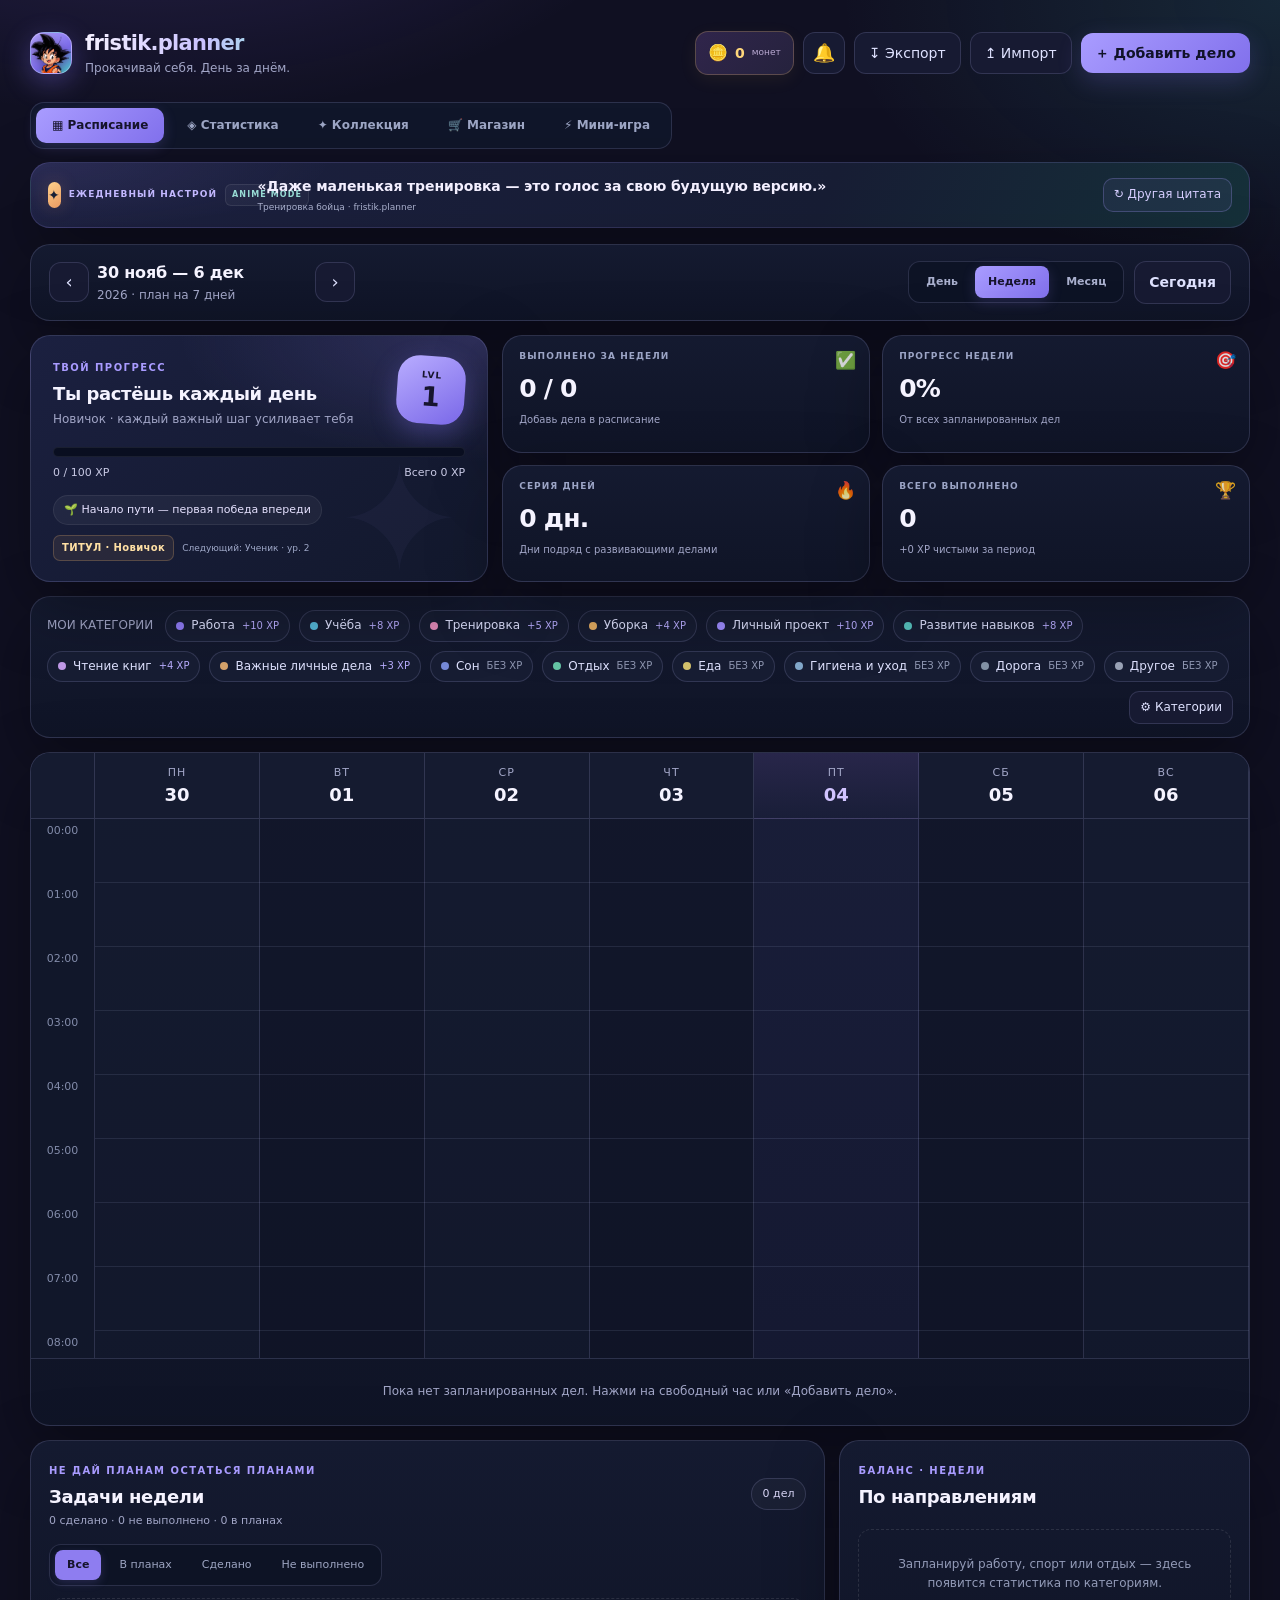
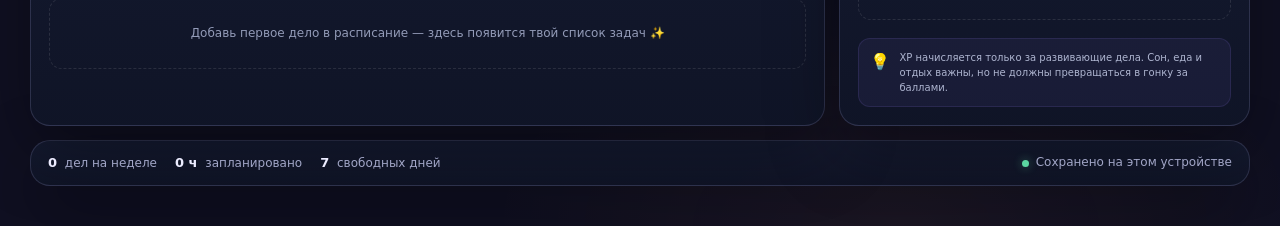
<file: index.html>
<!doctype html>
<html lang="ru">
<head>
<meta charset="utf-8" />
<meta name="viewport" content="width=device-width, initial-scale=1" />
<base href="./" />
<meta name="theme-color" content="#141329" />
<meta name="description" content="fristik.planner — планирование дня, недели и месяца, статистика, аниме-коллекция и мини-игра." />
<title>fristik.planner — anime planner & collection</title>
<link rel="icon" href="./assets/favicon.svg" type="image/svg+xml" />
<link rel="apple-touch-icon" href="./assets/app-icon-192.png" />
<link rel="manifest" href="./manifest.webmanifest" />
<link rel="stylesheet" href="./style.css" />
</head>
<body>
<div class="app">
  <header class="topbar">
    <div class="brand"><div class="logo"><img src="./assets/images/embedded/embedded-01.png" alt="Goku mascot" /></div><div><h1>fristik.planner</h1><p>Прокачивай себя. День за днём.</p></div></div>
    <div class="top-actions">
      <div class="wallet-pill" aria-label="Баланс монет"><span>🪙</span><b id="coinBalance">0</b><small>монет</small></div>
      <button class="btn notification-trigger" id="notificationBtn" type="button" aria-label="Уведомления" aria-expanded="false" title="Уведомления"><span aria-hidden="true">🔔</span><i id="notificationBadge" class="notification-badge hidden">0</i></button>
      <button class="btn" id="exportBtn" title="Скачать резервную копию">↧ Экспорт</button>
      <button class="btn" id="importBtn" title="Загрузить резервную копию">↥ Импорт</button>
      <button class="btn primary add-fab-target" id="addBtn" type="button">＋ Добавить дело</button>
      <input type="file" id="importFile" accept="application/json,.json" class="hidden" />
    </div>
  </header>
  <section class="notification-panel panel hidden" id="notificationPanel" aria-label="Настройки уведомлений">
    <div class="notification-panel-head"><div><strong>Напоминания</strong><small id="notificationStatus">Уведомления выключены</small></div><button class="close-mini" id="closeNotificationPanel" type="button" aria-label="Закрыть">×</button></div>
    <div class="notification-setting-row"><label for="reminderLead">Напоминать о деле</label><select id="reminderLead"><option value="0">В момент начала</option><option value="5" selected>За 5 минут</option><option value="10">За 10 минут</option><option value="15">За 15 минут</option><option value="30">За 30 минут</option></select></div>
    <button class="btn primary notification-enable" id="enableNotificationsBtn" type="button">Включить уведомления</button>
    <p class="notification-footnote">Напоминания приходят, пока сайт открыт. Разрешение браузера можно изменить в настройках сайта.</p>
    <div class="notification-upcoming" id="notificationUpcoming"><small>Ближайшие дела появятся здесь.</small></div>
  </section>

  <nav class="main-nav" aria-label="Разделы планера">
    <button type="button" class="main-nav-btn active" data-page="schedule">▦ Расписание</button>
    <button type="button" class="main-nav-btn" data-page="stats">◈ Статистика</button>
    <button type="button" class="main-nav-btn" data-page="collection">✦ Коллекция</button>
    <button type="button" class="main-nav-btn" data-page="shop">🛒 Магазин</button>
    <button type="button" class="main-nav-btn" data-page="game">⚡ Мини-игра</button>
  </nav>

  <section class="motivation-strip panel" aria-live="polite">
    <div class="motivation-kicker"><span class="motivation-orb">✦</span><span>ЕЖЕДНЕВНЫЙ НАСТРОЙ</span><span class="anime-tag">ANIME MODE</span></div>
    <div class="motivation-body"><p id="dailyQuote">Сила появляется не в один момент — она собирается из повторений.</p><small id="quoteSource">fristik.planner · мысль дня</small></div>
    <button class="btn small quote-next" id="newQuoteBtn" type="button">↻ Другая цитата</button>
  </section>

  <main id="schedulePage" class="page">
  <section class="toolbar panel">
    <div class="week-control">
      <button class="btn icon" id="prevWeek" aria-label="Предыдущий период">‹</button>
      <div class="week-title"><strong id="weekTitle">Эта неделя</strong><span id="weekSubtitle">План на 7 дней</span></div>
      <button class="btn icon" id="nextWeek" aria-label="Следующий период">›</button>
    </div>
    <div class="toolbar-tools">
      <div class="calendar-view-switch" role="group" aria-label="Период расписания">
        <button type="button" class="view-switch-btn" data-calendar-view="day">День</button>
        <button type="button" class="view-switch-btn active" data-calendar-view="week">Неделя</button>
        <button type="button" class="view-switch-btn" data-calendar-view="month">Месяц</button>
      </div>
      <div class="toolbar-right"><button class="btn today-btn" id="todayBtn" type="button">Сегодня</button></div>
    </div>
  </section>

  <section class="progress-overview">
    <div class="level-card panel">
      <div class="level-top">
        <div><span class="eyebrow">ТВОЙ ПРОГРЕСС</span><h2>Ты растёшь каждый день</h2><p id="levelCaption">Выполняй дела и получай опыт</p></div>
        <div class="level-badge"><span>LVL</span><strong id="levelNumber">1</strong></div>
      </div>
      <div class="xp-track"><div class="xp-fill" id="levelProgressFill"></div></div>
      <div class="level-bottom"><span id="levelXpText">0 / 100 XP</span><span id="totalXpText">Всего 0 XP</span></div>
      <div class="achievement-pill" id="achievementLabel">🌱 Начало пути</div><div class="rank-row"><span class="rank-title" id="currentTitle">Новичок</span><span class="rank-next" id="nextTitle">Следующий титул: Ученик · ур. 2</span></div>
    </div>
    <div class="quick-stats">
      <div class="quick-stat panel"><span class="stat-icon">✅</span><span class="stat-label" id="periodDoneLabel">ВЫПОЛНЕНО ЗА НЕДЕЛЮ</span><strong id="weekDoneCount">0 / 0</strong><small id="weekDoneHint">Пока всё впереди</small></div>
      <div class="quick-stat panel"><span class="stat-icon">🎯</span><span class="stat-label" id="periodRateLabel">ПРОГРЕСС НЕДЕЛИ</span><strong id="weekPercent">0%</strong><small>От всех запланированных дел</small></div>
      <div class="quick-stat panel"><span class="stat-icon">🔥</span><span class="stat-label">СЕРИЯ ДНЕЙ</span><strong id="streakCount">0 дней</strong><small>Дни подряд с развивающими делами</small></div>
      <div class="quick-stat panel"><span class="stat-icon">🏆</span><span class="stat-label">ВСЕГО ВЫПОЛНЕНО</span><strong id="allDoneCount">0</strong><small id="weekXpText">+0 XP на этой неделе</small></div>
    </div>
  </section>

  <section class="categories panel">
    <span class="categories-label">МОИ КАТЕГОРИИ</span>
    <div id="categoryChips" style="display:contents"></div>
    <div class="cat-tools"><button class="btn small" id="manageCatsBtn">⚙ Категории</button></div>
  </section>

  <nav class="mobile-day-picker" id="mobileDays" aria-label="Выбрать день"></nav>

  <section class="calendar-panel panel">
    <div class="calendar-scroll" id="calendarScroll">
      <div class="calendar-grid" id="calendarGrid"></div>
    </div>
    <div class="empty-hint" id="emptyHint">Пока нет запланированных дел. Нажми на свободный час или «Добавить дело».</div>
  </section>

  <section class="task-area">
    <div class="task-list-panel panel">
      <div class="section-heading"><div><span class="eyebrow">НЕ ДАЙ ПЛАНАМ ОСТАТЬСЯ ПЛАНАМИ</span><h2 id="taskHeading">Задачи недели</h2><p id="taskSummary">0 из 0 выполнено</p></div><span class="task-total-badge" id="taskTotalBadge">0 дел</span></div>
      <div class="task-filters" role="group" aria-label="Фильтр задач">
        <button type="button" class="filter-btn active" data-task-filter="all">Все</button>
        <button type="button" class="filter-btn" data-task-filter="open">В планах</button>
        <button type="button" class="filter-btn" data-task-filter="done">Сделано</button>
        <button type="button" class="filter-btn" data-task-filter="failed">Не выполнено</button>
      </div>
      <div class="task-list" id="taskList"><div class="task-empty">Добавь первое дело в расписание — здесь появится твой список задач ✨</div></div>
    </div>
    <aside class="category-stats-panel panel">
      <div class="section-heading compact"><div><span class="eyebrow" id="categoryPeriodLabel">БАЛАНС НЕДЕЛИ</span><h2>По направлениям</h2></div></div>
      <div id="categoryProgress" class="category-progress"><div class="task-empty">Пока нет статистики</div></div>
      <div class="xp-tip"><span>💡</span><p>XP начисляется только за развивающие дела. Сон, еда и отдых важны, но не должны превращаться в гонку за баллами.</p></div>
    </aside>
  </section>

  <footer class="footer-stats panel">
    <div class="stats"><span><b id="eventCount">0</b> дел на неделе</span><span><b id="plannedHours">0 ч</b> запланировано</span><span><b id="freeDays">7</b> свободных дней</span></div>
    <div class="save-state"><i class="save-dot"></i><span id="saveStateText">Автосохранение на этом устройстве</span></div>
  </footer>
  </main>

  <main id="statsPage" class="page hidden">
    <section class="stats-page-heading">
      <div><span class="eyebrow">ТВОЯ ДИНАМИКА</span><h2>Статистика развития</h2><p>Смотри, как усилия превращаются в результат.</p></div>
      <div class="stats-range" role="group" aria-label="Период статистики">
        <button type="button" class="range-btn" data-range="7">7 дней</button>
        <button type="button" class="range-btn active" data-range="30">30 дней</button>
        <button type="button" class="range-btn" data-range="90">90 дней</button>
        <button type="button" class="range-btn" data-range="all">Всё время</button>
      </div>
    </section>

    <section class="stats-level panel">
      <div class="stats-level-badge"><span>LVL</span><b id="statsLevelNum">1</b></div>
      <div class="stats-level-main"><div class="stats-level-head"><strong>Твой уровень развития</strong><span id="statsLevelAllXP">0 XP всего</span></div><div class="stats-level-track"><i id="statsLevelFill"></i></div><small id="statsLevelNext">До следующего уровня — 100 XP</small><div class="stats-rank-line">Твой титул: <b id="statsCurrentTitle">Новичок</b></div></div>
    </section>

    <section class="stats-kpis">
      <article class="stats-kpi panel"><span>⚡ XP заработано</span><strong id="statXP">0</strong><small id="statXPNote">За выбранный период</small></article>
      <article class="stats-kpi panel"><span>✅ Выполнено задач</span><strong id="statDone">0</strong><small id="statDoneNote">Из запланированных</small></article>
      <article class="stats-kpi panel"><span>🎯 Выполнение</span><strong id="statRate">0%</strong><small>Доля закрытых задач</small></article>
      <article class="stats-kpi panel"><span>⌛ Время на развитие</span><strong id="statHours">0 ч</strong><small>Работа, учёба, спорт и проекты</small></article>
      <article class="stats-kpi panel"><span>✕ Не выполнено</span><strong id="statFailed">0</strong><small>Задачи со статусом пропуска</small></article>
      <article class="stats-kpi panel"><span>⚖ Штраф XP</span><strong id="statPenalty">0</strong><small>Списано за важные пропуски</small></article>
    </section>

    <section class="stats-grid">
      <article class="panel stats-panel trend-panel">
        <div class="section-heading"><div><span class="eyebrow">НЕ ТОЛЬКО ОЩУЩЕНИЯ</span><h2>Динамика опыта</h2><p id="trendCaption">XP за последние 14 дней</p></div><span class="panel-icon">📈</span></div>
        <div id="xpTrendBars" class="xp-trend-bars"><div class="task-empty">Пока нет начисленного опыта</div></div>
        <div class="trend-legend"><span><i></i> XP за день</span><b id="trendTotal">0 XP за 14 дней</b></div>
      </article>
      <article class="panel stats-panel goals-panel">
        <div class="section-heading"><div><span class="eyebrow">ТВОЙ ОРИЕНТИР</span><h2>Цели продуктивности</h2><p>Меняй нормы под свой ритм жизни.</p></div><span class="panel-icon">🏁</span></div>
        <div class="goal-block"><div class="goal-label"><span>Сегодня</span><b id="dailyGoalText">0 / 2</b></div><div class="goal-track"><i id="dailyGoalFill"></i></div><small>Выполненные развивающие задачи</small></div>
        <div class="goal-block"><div class="goal-label"><span>Эта неделя</span><b id="weeklyGoalText">0 / 10</b></div><div class="goal-track"><i id="weeklyGoalFill"></i></div><small>Работа, обучение, спорт, проекты и другое</small></div>
        <div class="goal-settings">
          <label>Цель на день <input id="dailyGoalInput" type="number" min="0" max="30" value="2"></label>
          <label>Цель на неделю <input id="weeklyGoalInput" type="number" min="0" max="100" value="10"></label>
        </div>
        <p class="soft-note">Цели — ориентир, а не наказание. Пропуск дня не отнимает XP.</p>
      </article>
    </section>

    <section class="stats-grid">
      <article class="panel stats-panel heatmap-panel">
        <div class="section-heading"><div><span class="eyebrow">ПОСЛЕДНИЕ 35 ДНЕЙ</span><h2>Карта активности</h2><p>Каждая клетка — день, когда ты сделал шаг вперёд.</p></div><span class="panel-icon">🗓️</span></div>
        <div id="activityHeatmap" class="activity-heatmap"><div class="task-empty">Здесь появится твоя активность</div></div>
        <div class="heatmap-legend"><span>Меньше</span><i class="heat-0"></i><i class="heat-1"></i><i class="heat-2"></i><i class="heat-3"></i><i class="heat-4"></i><span>Больше</span></div>
      </article>
      <article class="panel stats-panel records-panel">
        <div class="section-heading"><div><span class="eyebrow">ТВОИ РЕКОРДЫ</span><h2>Стабильность</h2><p>Считаем только развивающие действия.</p></div><span class="panel-icon">🔥</span></div>
        <div class="record-grid">
          <div class="record-box"><span>Текущая серия</span><strong id="currentStreak">0 дней</strong></div>
          <div class="record-box"><span>Лучшая серия</span><strong id="bestStreak">0 дней</strong></div>
          <div class="record-box"><span>Лучший день</span><strong id="bestDay">—</strong></div>
          <div class="record-box"><span>Развивающих задач</span><strong id="productiveDone">0</strong></div>
        </div>
        <div class="record-insight" id="recordInsight">Начни с одного важного дела — и здесь появится твой первый рекорд.</div>
      </article>
    </section>

    <section class="stats-grid stats-bottom">
      <article class="panel stats-panel">
        <div class="section-heading"><div><span class="eyebrow">КУДА УХОДИТ ТВОЯ ЭНЕРГИЯ</span><h2>Результат по направлениям</h2><p>Выполнено задач и заработано XP.</p></div></div>
        <div id="statsCategoryList" class="stats-category-list"><div class="task-empty">Пока нет данных</div></div>
      </article>
      <article class="panel stats-panel">
        <div class="section-heading"><div><span class="eyebrow">НЕ ЗАБЫВАЙ СВОИ ПОБЕДЫ</span><h2>Недавние выполнения</h2><p>Последние отмеченные дела.</p></div></div>
        <div id="statsHistory" class="stats-history"><div class="task-empty">История пока пуста</div></div>
      </article>
    </section>

    <section class="anime-corner-grid">
      <article class="panel anime-card dragon-card">
        <div class="anime-card-head"><span class="anime-kicker">DRAGON BALL · КОЛЛЕКЦИЯ</span><span class="anime-emoji">🐉</span></div>
        <h3>Собери 7 сфер</h3><p>Каждые 100 чистых XP открывают одну сферу. Дойди до семи — и станешь легендой своего пути.</p>
        <div class="dragon-balls" id="dragonBalls" aria-label="Семь сфер прогресса"></div>
        <small class="anime-progress-note" id="dragonBallsNote">0 / 7 сфер · начни собирать энергию</small>
      </article>
      <article class="panel anime-card grand-card">
        <div class="anime-card-head"><span class="anime-kicker">ONE PIECE · GRAND LINE</span><span class="anime-emoji">☠️</span></div>
        <h3>Курс на свою мечту</h3><p>Большая цель не берётся за один день. Каждый важный шаг приближает тебя к собственному сокровищу.</p>
        <div class="grand-progress"><i id="grandLineFill"></i></div>
        <div class="grand-progress-label"><b id="grandLineText">0 / 1000 XP</b><span>Путь к Гранд-Лайну</span></div>
        <div class="anime-mini-stats"><span>🥷 Шиноби-серия: <b id="shinobiStreak">0 дн.</b></span><span>⚡ Чистый баланс: <b id="animeNetXP">0 XP</b></span></div>
      </article>
    </section>

    <section class="panel stats-panel achievements-panel">
      <div class="section-heading"><div><span class="eyebrow">МАЛЕНЬКИЕ ПОБЕДЫ — БОЛЬШОЙ ПУТЬ</span><h2>Достижения</h2><p>Открывай их за реальные действия. Никаких штрафов за отдых.</p></div><span class="task-total-badge" id="achievementCount">0 / 6 открыто</span></div>
      <div id="achievementsGrid" class="achievements-grid"></div>
    </section>

    <div class="stats-footer-note">💜 Сон, еда, отдых и другие базовые потребности остаются важной частью расписания, но не дают XP. Здесь награждаются действия, которые развивают твои навыки, здоровье, работу и личные проекты.</div>
    <section class="economy-stats panel"><div class="section-heading"><div><span class="eyebrow">FRISTIK ECONOMY</span><h2>Твоя игровая экономика</h2><p>Монеты, покупки и собранные карточки.</p></div><span class="panel-icon">🪙</span></div><div class="economy-stats-grid" id="economyStatsSummary"></div><button class="btn small" type="button" data-page="shop">Открыть магазин ↗</button></section>
  </main>

  <main id="collectionPage" class="page hidden">
    <section class="collection-page-heading">
      <div><span class="eyebrow">ANIME ARCHIVE · ТВОЯ КОМАНДА</span><h2>Коллекция героев</h2><p>Открывай персонажей за уровни, достижения и реальные усилия.</p></div>
      <div class="collection-tally panel"><strong id="collectionUnlockedCount">1 / 11</strong><span>героев открыто</span></div>
    </section>

    <section class="collection-spotlight panel">
      <div class="collection-spotlight-copy">
        <span class="eyebrow">ТВОЙ АКТИВНЫЙ ГЕРОЙ</span>
        <h3 id="activeHeroName">Сон Гоку</h3>
        <p id="activeHeroQuote">Твой путь начинается с первого шага.</p>
        <div class="active-hero-meta"><span id="activeHeroAnime">DRAGON BALL</span><span id="activeHeroRarity" class="rarity-pill rarity-common">ОБЫЧНЫЙ</span></div>
        <button class="btn small" id="activeHeroDetails" type="button">Карточка персонажа ↗</button>
      </div>
      <div class="collection-spotlight-art" id="activeHeroArt"><span class="spotlight-aura"></span><img alt="Активный герой" /></div>
      <div class="collection-spotlight-progress">
        <div class="collection-progress-top"><span>ПРОГРЕСС КОЛЛЕКЦИИ</span><b id="collectionProgressLabel">1 из 11</b></div>
        <div class="collection-progress-track"><i id="collectionProgressFill"></i></div>
        <small id="collectionNextUnlock">Следующий герой уже где-то на пути…</small>
      </div>
    </section>

    <section class="collection-toolbar panel">
      <div class="collection-filter-group" role="group" aria-label="Фильтр коллекции">
        <button class="collection-filter active" data-collection-filter="all" type="button">Все <span id="collectionAllCount">9</span></button>
        <button class="collection-filter" data-collection-filter="unlocked" type="button">Открытые <span id="collectionOpenCount">1</span></button>
        <button class="collection-filter" data-collection-filter="locked" type="button">Закрытые <span id="collectionLockedCount">8</span></button>
      </div>
      <div class="collection-hint">🔓 Условия можно посмотреть в карточке героя</div>
    </section>

    <div class="collection-grid" id="collectionGrid" aria-live="polite"></div>
    <div class="collection-footer-note panel">💡 Герои открываются навсегда. Выполняй важные дела, прокачивай уровень и собирай команду. Сон и отдых в зачёт не идут — восстановление тоже часть пути.</div>
    <section class="forms-section panel">
      <div class="section-heading"><div><span class="eyebrow">POWER UPS · STANDS · AWAKENINGS</span><h2>Трансформации и стенды</h2><p>Открывай новые формы героев. Выбранный скин появится в профиле.</p></div><span class="forms-count" id="formsCount">0 / 15</span></div>
      <div class="forms-toolbar"><div class="shop-tabs" id="formFilters"><button type="button" class="shop-tab active" data-form-filter="all">Все формы</button><button type="button" class="shop-tab" data-form-filter="unlocked">Открытые</button><button type="button" class="shop-tab" data-form-filter="locked">Закрытые</button></div><button class="btn small" type="button" data-base-form>↺ Базовый вид</button></div>
      <div class="forms-grid" id="formsGrid"></div>
    </section>
  </main>
  <main id="shopPage" class="page hidden">
    <section class="shop-heading">
      <div><span class="eyebrow">FRISTIK MARKET · EARNED, NOT BOUGHT</span><h2>Магазин и кейсы</h2><p>Получай монеты за важные дела, открывай карточки и собирай аниме-альбом.</p></div>
      <div class="shop-wallet panel"><div><span>ТВОЙ БАЛАНС</span><strong><b id="shopCoinBalance">0</b> 🪙</strong></div><div><span>ОСКОЛКИ</span><strong><b id="shopShardBalance">0</b> 💎</strong></div></div>
    </section>
    <section class="economy-info panel"><div class="economy-info-icon">⚡</div><div><b>Монеты за реальные шаги</b><p>Работа, учёба, тренировки и другие важные задачи приносят монеты один раз за выполнение. Сон, еда и отдых не дают монет. Никаких реальных платежей — только игровая валюта.</p><div class="coin-rate-line"><span>Работа +24</span><span>Учёба +18</span><span>Тренировка +14</span><span>Уборка +10</span></div></div></section>
    <div class="shop-tabs main-shop-tabs" role="tablist"><button class="shop-tab active" data-shop-tab="cases" type="button">🎁 Кейсы</button><button class="shop-tab" data-shop-tab="market" type="button">🛍️ Предметы</button><button class="shop-tab" data-shop-tab="cards" type="button">🃏 Мои карточки</button></div>
    <section id="shopCasesView" class="shop-view">
      <div class="section-heading"><div><h2>Выбери кейс</h2><p>У каждого кейса свои шансы и набор наград.</p></div><span class="pity-chip" id="pityText">Гарантия эпика через 10 безуспешных открытий</span></div>
      <div class="case-grid" id="caseGrid"></div>
      <div class="odds-panel panel"><div class="section-heading compact"><div><h3>Прозрачные шансы выпадения</h3><p>Вероятности показываются до открытия.</p></div></div><div class="odds-grid" id="oddsGrid"></div><p class="muted-note">Повторная карточка конвертируется в осколки: обычная +5, редкая +10, эпическая +25, легендарная +50. После 10 открытий без эпической или легендарной карточки следующая карточка будет минимум эпической.</p></div>
    </section>
    <section id="shopMarketView" class="shop-view hidden"><div class="section-heading"><div><h2>Витрина</h2><p>Косметические предметы для оформления профиля. Они не дают игрового преимущества.</p></div></div><div class="market-grid" id="marketGrid"></div><div class="craft-panel panel"><div><span class="eyebrow">ОБМЕН ОСКОЛКОВ</span><h3>Создай карточку гарантированно</h3><p>Копи осколки от повторов и выбирай редкость без случайности.</p></div><div class="craft-actions"><button class="btn small" data-craft="rare">Редкая · 60 💎</button><button class="btn small" data-craft="epic">Эпическая · 140 💎</button><button class="btn small" data-craft="legendary">Легендарная · 300 💎</button></div></div></section>
    <section id="shopCardsView" class="shop-view hidden"><div class="section-heading"><div><h2>Аниме-альбом</h2><p>Карточки, которые выпали из кейсов или были созданы за осколки.</p></div><span class="forms-count" id="cardsCount">0 / 0</span></div><div class="card-album-grid" id="cardAlbumGrid"></div></section>
  </main>

  <main id="gamePage" class="page hidden">
    <section class="game-heading">
      <div><span class="eyebrow">KI TRAINING · QUICK CHALLENGE</span><h2>Тренировка реакции</h2><p>Лови энергетические сферы, избегай ловушек и побей свой рекорд.</p></div>
      <div class="game-best panel"><span>ЛУЧШИЙ РЕЗУЛЬТАТ</span><strong id="gameBestScore">0</strong><small>очков</small></div>
    </section>
    <section class="ki-game panel">
      <div class="ki-game-top"><div class="game-stat"><small>ВРЕМЯ</small><b id="gameTimer">20</b><span>сек</span></div><div class="game-stat score-stat"><small>СЧЁТ</small><b id="gameScore">0</b><span>очков</span></div><div class="game-stat"><small>НАГРАДА СЕГОДНЯ</small><b id="gameRewardStatus">Не получена</b><span>до 15 🪙</span></div></div>
      <div class="ki-game-arena" id="gameArena" aria-label="Игровое поле">
        <div class="game-arena-idle" id="gameIdle"><div class="game-orb-preview">✦</div><h3>Собери энергию Ки!</h3><p>За 20 секунд лови светящиеся сферы. Золотые дают больше очков, красные ловушки отнимают баллы.</p><button class="btn primary game-start-btn" id="startGameBtn" type="button">Начать тренировку</button></div>
        <div class="game-countdown hidden" id="gameCountdown">3</div>
      </div>
      <div class="ki-game-bottom"><div class="game-rules"><span>🟣 Сфера +1</span><span>✨ Золотая +3</span><span>🔴 Ловушка −2</span></div><span class="game-run-status" id="gameRunStatus">Готов к старту</span></div>
    </section>
    <section class="game-rewards-grid">
      <article class="panel game-reward-card"><span class="game-reward-icon">🪙</span><div><b>Ежедневная награда</b><p>8–14 очков: +5 монет · 15–21: +10 · 22 и больше: +15 монет. Получить её можно один раз в день.</p></div></article>
      <article class="panel game-reward-card"><span class="game-reward-icon">🛡️</span><div><b>Без фарма опыта</b><p>Мини-игра не начисляет XP и не влияет на титулы. Это короткая разминка для внимания, а не замена важным делам.</p></div></article>
    </section>
  </main>
</div>

<!-- Add/edit event modal -->
<div class="modal-backdrop" id="eventModal" role="dialog" aria-modal="true" aria-labelledby="eventModalTitle">
  <div class="modal">
    <div class="modal-head"><h2 id="eventModalTitle">Новое дело</h2><button class="close" data-close="eventModal" aria-label="Закрыть">×</button></div>
    <form id="eventForm">
      <div class="form-grid">
        <div class="field full"><label for="eventTitle">Название занятия</label><input id="eventTitle" maxlength="70" placeholder="Например, работа над проектом" required /></div>
        <div class="field"><label for="eventDate">День начала</label><input id="eventDate" type="date" required /></div>
        <div class="field"><label for="eventEndDate">День окончания</label><input id="eventEndDate" type="date" required /></div>
        <div class="field"><label for="eventStart">Время начала</label><input id="eventStart" type="time" value="09:00" required /></div>
        <div class="field"><label for="eventEnd">Время окончания</label><input id="eventEnd" type="time" value="10:00" required /></div>
        <div class="field full"><p class="field-hint">Можно заканчивать на следующий день или позже. Например: четверг 18:00 → пятница 05:00.</p></div>
        <div class="field full"><label for="eventCategory">Категория</label><select id="eventCategory"></select></div>
        <div class="field full"><label for="eventNotes">Заметка (необязательно)</label><textarea id="eventNotes" maxlength="220" placeholder="Что нужно сделать, что взять с собой…"></textarea></div>
      </div>
      <div class="modal-actions"><button class="btn" type="button" id="deleteEventBtn" style="color:#ff929f">Удалить</button><div class="right-actions"><button class="btn" type="button" data-close="eventModal">Отмена</button><button class="btn primary" type="submit">Сохранить</button></div></div>
    </form>
  </div>
</div>

<!-- Category manager -->
<div class="modal-backdrop" id="categoryModal" role="dialog" aria-modal="true" aria-labelledby="categoryModalTitle">
  <div class="modal">
    <div class="modal-head"><h2 id="categoryModalTitle">Мои категории</h2><button class="close" data-close="categoryModal" aria-label="Закрыть">×</button></div>
    <p class="manage-note">Опыт начисляется за развитие: работу, учёбу, спорт и важные проекты. Для сна, еды, отдыха и базовых потребностей оставляй 0 XP. Новые категории изначально не дают опыта.</p>
    <div class="form-grid"><div class="field"><label for="newCategoryName">Название</label><input id="newCategoryName" maxlength="24" placeholder="Например, Хобби" /></div><div class="field"><label for="newCategoryColor">Цвет</label><input id="newCategoryColor" type="color" value="#8e7cf6" style="height:42px;padding:4px" /></div></div>
    <div style="display:flex;justify-content:flex-end;margin-top:10px"><button class="btn primary" id="addCategoryBtn" type="button">＋ Добавить категорию</button></div>
    <div class="category-list" id="categoryList"></div>
    <div class="modal-actions"><span class="manage-note" style="align-self:center">Изменения сохраняются автоматически</span><div class="right-actions"><button class="btn" data-close="categoryModal">Готово</button></div></div>
  </div>
</div>
<!-- Character details -->
<div class="modal-backdrop" id="characterModal" role="dialog" aria-modal="true" aria-labelledby="characterModalTitle">
  <div class="modal character-modal"><div class="modal-head"><h2 id="characterModalTitle">Карточка персонажа</h2><button class="close" data-close="characterModal" aria-label="Закрыть">×</button></div><div id="characterDetail"></div></div>
</div>
<!-- Character unlocked celebration -->
<div class="modal-backdrop unlock-backdrop" id="unlockModal" role="dialog" aria-modal="true" aria-labelledby="unlockModalTitle">
  <div class="unlock-modal"><div class="unlock-sparkles">✦　✧　✦　✧　✦</div><div id="unlockModalContent"></div><div class="unlock-actions"><button class="btn" data-close="unlockModal" type="button">Позже</button><button class="btn primary" id="unlockChooseBtn" type="button">Выбрать героя</button></div></div>
</div>
<div class="modal-backdrop case-backdrop" id="caseModal" role="dialog" aria-modal="true" aria-labelledby="caseModalTitle">
  <div class="case-modal panel"><div class="case-modal-head"><div><span class="eyebrow">ANIME DROP · РУЛЕТКА НАГРАД</span><h2 id="caseModalTitle">Открытие кейса</h2></div><span class="case-live-pill">● LIVE DROP</span></div>
    <div class="case-visual"><div class="case-pointer top">▼</div><div class="case-window" id="caseWindow"><div class="case-reel" id="caseReel"></div><div class="reel-center-glow"></div></div><div class="case-pointer bottom">▲</div></div>
    <div class="case-result hidden" id="caseResult"></div>
    <div class="case-modal-actions"><button class="btn" id="skipCaseSpin" type="button">Пропустить анимацию</button><button class="btn primary hidden" id="closeCaseResult" type="button">Забрать награду</button></div>
  </div>
</div>
<div class="toast" id="toast"></div>

<script src="./app.js"></script>
</body>
</html>
</file>
<file: style.css>
:root{
  --bg:#101022;--panel:#171a32;--panel-2:#202342;--line:rgba(190,190,255,.16);
  --text:#f5f3ff;--muted:#a2a6c7;--accent:#a58fff;--accent-2:#d1c4ff;
  --hour:64px;--time-col:64px;--radius:20px;--shadow:0 24px 70px rgba(0,0,0,.35);
  color-scheme:dark;
}
*{box-sizing:border-box}
html{background:var(--bg);scroll-behavior:smooth}
body{margin:0;background:radial-gradient(900px 500px at 12% -10%,rgba(139,105,255,.22),transparent 60%),radial-gradient(800px 500px at 100% 0%,rgba(69,205,204,.12),transparent 55%),radial-gradient(700px 400px at 70% 100%,rgba(255,157,108,.06),transparent 58%),var(--bg);color:var(--text);font:14px/1.45 Inter,ui-sans-serif,system-ui,-apple-system,"Segoe UI",sans-serif;min-height:100vh}
button,input,select,textarea{font:inherit}button{cursor:pointer;color:inherit}
.app{max-width:1600px;margin:auto;padding:28px 30px 40px}
.topbar{display:flex;align-items:center;justify-content:space-between;gap:20px;margin-bottom:24px}
.brand{display:flex;align-items:center;gap:13px;min-width:220px}
.logo{width:42px;height:42px;border-radius:14px;background:linear-gradient(145deg,#b6aaff,#7964e9);display:grid;place-items:center;box-shadow:0 8px 26px #8b79ff44;color:#111329;font-size:22px;font-weight:900}
.brand h1{margin:0;font-size:20px;letter-spacing:-.5px}.brand p{margin:2px 0 0;color:var(--muted);font-size:12px}
.top-actions{display:flex;align-items:center;gap:9px;flex-wrap:wrap}
.btn{border:1px solid var(--line);background:var(--panel);border-radius:12px;padding:10px 14px;display:inline-flex;align-items:center;justify-content:center;gap:8px;transition:.18s ease;color:#dfe2ff}
.btn:hover{border-color:#8e80e8aa;background:#1a2039;transform:translateY(-1px)}.btn.primary{background:linear-gradient(135deg,#a99cff,#8170ec);color:#111329;border:0;font-weight:750;box-shadow:0 8px 24px #8d7afa33}.btn.primary:hover{filter:brightness(1.06)}.btn.icon{width:40px;height:40px;padding:0;font-size:18px}.btn.small{padding:7px 10px;font-size:12px;border-radius:10px}
.panel{background:linear-gradient(180deg,rgba(21,27,49,.96),rgba(16,21,39,.96));border:1px solid var(--line);border-radius:var(--radius);box-shadow:var(--shadow)}
.toolbar{display:flex;align-items:center;justify-content:space-between;gap:14px;padding:16px 18px;margin-bottom:14px}.week-control{display:flex;align-items:center;gap:8px}.week-title{min-width:210px}.week-title strong{display:block;font-size:16px;letter-spacing:-.2px}.week-title span{font-size:12px;color:var(--muted)}.toolbar-right{display:flex;gap:8px;align-items:center}.today-btn{font-weight:650}
.categories{display:flex;align-items:center;gap:9px;flex-wrap:wrap;padding:13px 16px;margin-bottom:14px}.categories-label{color:var(--muted);font-size:12px;margin-right:3px}.cat-chip{display:inline-flex;align-items:center;gap:7px;border:1px solid var(--line);padding:6px 10px;border-radius:999px;font-size:12px;color:#dfe2ff;background:#171d33}.dot{width:8px;height:8px;border-radius:50%;display:inline-block}.cat-tools{margin-left:auto;display:flex;gap:7px}
.mobile-day-picker{display:none;gap:7px;overflow:auto;padding:0 0 12px;scrollbar-width:none}.mobile-day-picker::-webkit-scrollbar{display:none}.day-pick{flex:1;min-width:53px;border:1px solid var(--line);background:#141a2d;border-radius:13px;padding:9px 5px;text-align:center;color:var(--muted)}.day-pick b{display:block;font-size:13px;color:var(--text)}.day-pick span{font-size:11px}.day-pick.active{background:#8f7cf1;color:#15152b;border-color:transparent;box-shadow:0 5px 18px #8f7cf144}.day-pick.active b{color:#15152b}
.calendar-panel{overflow:hidden}.calendar-scroll{overflow:auto;max-height:calc(100vh - 295px);min-height:450px;scrollbar-color:#45486b transparent;scrollbar-width:thin}.calendar-grid{display:grid;grid-template-columns:var(--time-col) repeat(7,minmax(132px,1fr));min-width:1080px}.time-head,.day-head{height:66px;position:sticky;top:0;z-index:5;background:#151b30;border-bottom:1px solid var(--line)}.time-head{left:0;z-index:7;border-right:1px solid var(--line)}.day-head{padding:12px 10px 9px;text-align:center;border-right:1px solid var(--line)}.day-head .dow{font-size:11px;color:var(--muted);text-transform:uppercase;letter-spacing:1px}.day-head .date{font-size:18px;font-weight:750;margin-top:1px}.day-head.today{background:linear-gradient(180deg,#28264a,#191e38)}.day-head.today .date{color:var(--accent-2)}
.time-axis{position:relative;background:#11172a;border-right:1px solid var(--line);height:calc(var(--hour)*24)}.time-label{height:var(--hour);position:relative;text-align:center;color:#828ba9;font-size:11px;padding-top:4px}.day-column{position:relative;height:calc(var(--hour)*24);border-right:1px solid var(--line);background-color:rgba(16,21,39,.5);background-image:repeating-linear-gradient(to bottom,transparent 0,transparent calc(var(--hour) - 1px),rgba(168,179,224,.12) calc(var(--hour) - 1px),rgba(168,179,224,.12) var(--hour))}.day-column:nth-child(even){background-color:rgba(22,28,49,.44)}.day-column.today-col{background-color:rgba(114,99,220,.055)}.slot-hit{position:absolute;left:0;right:0;height:var(--hour);cursor:pointer;z-index:0}.slot-hit:hover{background:rgba(157,140,255,.06)}.event{position:absolute;z-index:2;border-radius:10px;padding:7px 8px 6px;overflow:hidden;cursor:pointer;border:1px solid color-mix(in srgb,var(--event-color),transparent 38%);background:color-mix(in srgb,var(--event-color),#11172b 79%);box-shadow:0 5px 14px rgba(0,0,0,.16);min-height:27px;text-align:left;transition:filter .15s,transform .15s}.event:hover{filter:brightness(1.16);z-index:4;transform:scale(1.01)}.event-title{font-weight:750;font-size:12px;white-space:nowrap;overflow:hidden;text-overflow:ellipsis;display:block;color:#fbfaff}.event-time{display:block;font-size:10px;color:#d1d3ef;margin-top:2px;white-space:nowrap}.event-note{display:block;font-size:10px;color:#b5bad5;margin-top:4px;overflow:hidden;text-overflow:ellipsis}.event-dot{display:inline-block;width:6px;height:6px;border-radius:50%;margin-right:5px;vertical-align:1px;background:var(--event-color)}.empty-hint{padding:24px;text-align:center;color:var(--muted);font-size:12px;display:none}
.footer-stats{display:flex;justify-content:space-between;align-items:center;gap:12px;padding:13px 17px;margin-top:14px;color:var(--muted);font-size:12px}.stats{display:flex;gap:18px;flex-wrap:wrap}.stats b{color:#ececff;font-size:13px;margin-right:4px}.save-state{display:flex;align-items:center;gap:7px}.save-dot{height:7px;width:7px;background:#5bd6a1;border-radius:50%;box-shadow:0 0 10px #5bd6a177}
/* Modal */
.modal-backdrop{position:fixed;inset:0;background:rgba(4,6,15,.72);backdrop-filter:blur(8px);z-index:20;display:none;align-items:center;justify-content:center;padding:18px}.modal-backdrop.open{display:flex}.modal{width:min(520px,100%);background:#171d34;border:1px solid #55527c66;border-radius:22px;padding:22px;box-shadow:0 30px 100px #0009;max-height:92vh;overflow:auto}.modal-head{display:flex;justify-content:space-between;align-items:center;margin-bottom:18px}.modal-head h2{font-size:18px;margin:0}.close{border:0;background:#252c48;width:34px;height:34px;border-radius:10px;font-size:20px;color:#c5c9e2}.form-grid{display:grid;grid-template-columns:1fr 1fr;gap:13px}.field{display:flex;flex-direction:column;gap:6px}.field.full{grid-column:1/-1}.field label{font-size:12px;color:#aeb5d2}.field-hint{margin:0;color:#929ab9;font-size:11px;line-height:1.45;background:#11172b;border:1px solid var(--line);padding:9px 11px;border-radius:10px}.field input,.field select,.field textarea{width:100%;background:#0f1426;border:1px solid #343b5b;border-radius:11px;color:#f3f3ff;padding:11px 12px;outline:none}.field textarea{resize:vertical;min-height:76px}.field input:focus,.field select:focus,.field textarea:focus{border-color:#9d8cff;box-shadow:0 0 0 3px #9d8cff20}.modal-actions{display:flex;justify-content:space-between;gap:9px;margin-top:19px}.right-actions{display:flex;gap:8px;margin-left:auto}.hidden{display:none!important}
.category-list{display:grid;gap:8px;margin-top:12px}.category-row{display:flex;align-items:center;gap:10px;background:#10162a;border:1px solid var(--line);padding:9px 11px;border-radius:12px}.category-row span{flex:1}.category-row input[type=color]{width:34px;height:30px;padding:2px;border:0;background:transparent}.category-row button{border:0;background:transparent;color:#b2b8d3;font-size:17px}.manage-note{font-size:12px;color:var(--muted);margin:0 0 12px}
.toast{position:fixed;bottom:22px;left:50%;transform:translate(-50%,20px);background:#252d49;border:1px solid #66608f;color:#f4f3ff;padding:11px 16px;border-radius:12px;box-shadow:var(--shadow);opacity:0;pointer-events:none;transition:.25s;z-index:40;font-size:13px}.toast.show{opacity:1;transform:translate(-50%,0)}
@media(max-width:900px){.app{padding:20px 16px 30px}.calendar-scroll{max-height:calc(100vh - 280px)}.calendar-grid{min-width:980px;grid-template-columns:58px repeat(7,minmax(120px,1fr))}.topbar{margin-bottom:17px}}
@media(max-width:680px){
  :root{--hour:58px;--time-col:54px}
  .app{padding:15px 12px 24px}.topbar{align-items:flex-start;margin-bottom:14px}.brand{min-width:0;gap:10px}.logo{width:38px;height:38px;border-radius:13px}.brand h1{font-size:18px}.brand p{font-size:11px}.top-actions .btn:not(.primary){display:none}.top-actions .primary{padding:10px 12px;font-size:12px}
  .toolbar{padding:12px;gap:8px;align-items:center}.week-control{gap:5px}.week-title{min-width:0;flex:1;text-align:center}.week-title strong{font-size:13px}.week-title span{font-size:10px}.toolbar-right .btn{padding:8px 9px;font-size:11px}.toolbar-right .today-btn{display:none}
  .categories{padding:10px 11px;gap:6px}.categories-label{width:100%;margin-bottom:1px}.cat-chip{font-size:10px;padding:5px 8px}.cat-tools{margin-left:0}.cat-tools .btn{font-size:11px;padding:6px 8px}
  .mobile-day-picker{display:flex}.calendar-scroll{max-height:none;min-height:400px;overflow-y:auto;overflow-x:hidden}.calendar-grid{min-width:0;grid-template-columns:var(--time-col) minmax(0,1fr)}.day-head{display:none}.day-head.active-mobile{display:block;grid-column:2;height:57px;position:sticky;top:0;z-index:5}.time-head{height:57px;position:sticky;top:0}.time-axis{height:calc(var(--hour)*24)}.time-label{font-size:10px;padding-top:3px}.day-column{display:none;height:calc(var(--hour)*24);grid-column:2}.day-column.active-mobile{display:block}.event{padding:6px 7px;border-radius:9px}.event-title{font-size:12px}.event-time{font-size:10px}
  .footer-stats{padding:11px 12px;align-items:flex-start;flex-direction:column}.stats{gap:12px}.save-state{align-self:flex-end}
  .modal{padding:18px;border-radius:18px}.form-grid{gap:10px}.field input,.field select,.field textarea{padding:10px}.modal-actions{align-items:center}.modal-actions .btn{font-size:12px;padding:9px 11px}
}
@media(max-width:380px){.app{padding-left:8px;padding-right:8px}.brand p{display:none}.top-actions .primary{padding:9px}.day-pick{min-width:44px}.form-grid{grid-template-columns:1fr}.field.full{grid-column:auto}}

/* Progress, gamification and task tracker */
.progress-overview{display:grid;grid-template-columns:minmax(280px,.95fr) minmax(0,1.55fr);gap:14px;margin-bottom:14px}
.level-card{padding:20px 22px;position:relative;overflow:hidden;background:radial-gradient(440px 180px at 100% 0%,rgba(153,132,255,.19),transparent 70%),linear-gradient(145deg,#1b2040,#12182c)}
.level-card:after{content:"✦";position:absolute;right:25px;bottom:-48px;font-size:150px;color:#a99cff0b;pointer-events:none}
.level-top{display:flex;align-items:flex-start;justify-content:space-between;gap:12px;position:relative;z-index:1}
.eyebrow{font-size:10px;letter-spacing:1.45px;font-weight:800;color:#a99bff}
.level-top h2,.section-heading h2{font-size:18px;letter-spacing:-.4px;margin:5px 0 3px}.level-top p,.section-heading p{margin:0;color:var(--muted);font-size:12px}
.level-badge{width:68px;height:68px;flex:0 0 68px;border-radius:22px;display:flex;flex-direction:column;align-items:center;justify-content:center;background:linear-gradient(145deg,#b9adff,#7967e8);color:#17152e;box-shadow:0 9px 27px #8474ef55;transform:rotate(4deg)}
.level-badge span{font-size:9px;font-weight:900;letter-spacing:1px}.level-badge strong{font-size:27px;line-height:1.1}
.xp-track{height:10px;background:#090e20;border:1px solid #ffffff12;border-radius:99px;overflow:hidden;margin-top:19px;position:relative;z-index:1}.xp-fill{height:100%;width:0%;border-radius:99px;background:linear-gradient(90deg,#8c79f4,#c1b5ff,#67d9c3);box-shadow:0 0 18px #9b8cff77;transition:width .35s ease}
.level-bottom{display:flex;justify-content:space-between;gap:10px;color:#c8c9e4;font-size:11px;margin-top:8px;position:relative;z-index:1}.achievement-pill{display:inline-flex;align-items:center;gap:6px;margin-top:14px;background:#ffffff0c;border:1px solid #ffffff12;color:#e6e2ff;padding:6px 10px;border-radius:999px;font-size:11px;position:relative;z-index:1}
.quick-stats{display:grid;grid-template-columns:repeat(2,minmax(0,1fr));gap:12px}
.quick-stat{padding:14px 16px;min-height:104px;position:relative;overflow:hidden}.stat-icon{position:absolute;right:13px;top:12px;font-size:17px;opacity:.85}.stat-label{display:block;font-size:9px;letter-spacing:1.05px;font-weight:800;color:#9ca5c6;padding-right:25px}.quick-stat strong{display:block;font-size:25px;letter-spacing:-.8px;margin:8px 0 1px;color:#f5f3ff}.quick-stat small{font-size:10px;color:var(--muted)}
.task-area{display:grid;grid-template-columns:minmax(0,1.55fr) minmax(260px,.8fr);gap:14px;margin-top:14px}.task-list-panel,.category-stats-panel{padding:18px;min-width:0}.section-heading{display:flex;align-items:center;justify-content:space-between;gap:10px}.section-heading h2{font-size:18px}.section-heading.compact{margin-bottom:16px}.task-total-badge{border:1px solid var(--line);background:#ffffff08;color:#d9d6f7;padding:7px 11px;border-radius:999px;font-size:11px;white-space:nowrap}
.task-filters{display:flex;gap:6px;padding:5px;background:#0d1325;border:1px solid var(--line);border-radius:12px;width:max-content;max-width:100%;margin:15px 0 12px}.filter-btn{border:0;background:transparent;color:#9da5c2;padding:7px 12px;border-radius:8px;font-size:11px}.filter-btn.active{background:#8e7df0;color:#16142b;font-weight:800;box-shadow:0 3px 10px #8e7df033}
.task-list{display:grid;gap:8px}.task-item{display:grid;grid-template-columns:34px minmax(0,1fr) auto;align-items:center;gap:11px;background:#11182b;border:1px solid var(--line);border-radius:14px;padding:10px 11px;transition:border-color .16s,background .16s}.task-item:hover{border-color:#8274d766;background:#151c32}.task-check{width:29px;height:29px;border-radius:10px;background:#1b2440;border:1px solid #4b5577;color:#aeb8d9;display:grid;place-items:center;font-size:15px;font-weight:900}.task-item.completed .task-check{background:#4cc99b20;border-color:#55d7a4;color:#6ee0b3}.task-main{min-width:0}.task-title-line{display:flex;align-items:center;gap:7px;min-width:0}.task-title{font-size:13px;font-weight:750;overflow:hidden;text-overflow:ellipsis;white-space:nowrap}.task-item.completed .task-title{text-decoration:line-through;color:#8c94b2}.task-meta{display:flex;align-items:center;gap:7px;flex-wrap:wrap;margin-top:5px;color:#929bb9;font-size:10px}.task-category{display:inline-flex;align-items:center;gap:5px}.task-category .dot{width:6px;height:6px}.task-note{color:#aab0c8;white-space:nowrap;overflow:hidden;text-overflow:ellipsis;max-width:240px}.task-side{display:flex;align-items:center;gap:7px}.xp-reward{font-size:10px;font-weight:800;color:#bfb4ff;background:#8d7bf01c;border:1px solid #8d7bf033;padding:5px 7px;border-radius:8px;white-space:nowrap}.task-edit{width:29px;height:29px;border-radius:9px;border:1px solid var(--line);background:#19213a;color:#adb5d3}.task-empty{padding:25px 12px;text-align:center;color:#939bb8;font-size:12px;line-height:1.6;border:1px dashed #ffffff1b;border-radius:13px}
.category-progress{display:grid;gap:14px}.cat-progress-row{display:grid;gap:6px}.cat-progress-head{display:flex;align-items:center;justify-content:space-between;gap:8px;font-size:11px}.cat-progress-name{display:flex;align-items:center;gap:7px;color:#dfe2f8;min-width:0}.cat-progress-value{color:#9ea7c4;white-space:nowrap}.cat-progress-track{height:7px;border-radius:99px;overflow:hidden;background:#0b1122}.cat-progress-fill{height:100%;border-radius:99px}.xp-tip{display:flex;gap:9px;padding:11px;margin-top:18px;background:#8d7bf013;border:1px solid #8d7bf022;border-radius:12px}.xp-tip span{font-size:16px}.xp-tip p{margin:0;color:#aeb5d0;font-size:10px;line-height:1.5}
.event.completed{opacity:.63;filter:saturate(.65)}.event.completed .event-title{text-decoration:line-through}.event-status{display:inline-block;font-size:9px;font-weight:900;color:#76ddb2;background:#153b32;padding:2px 5px;border-radius:5px;margin-left:4px;vertical-align:1px}
.category-row .xp-editor{width:65px;display:flex;align-items:center;gap:4px;color:#aaaed0;font-size:10px}.category-row .xp-editor input{width:42px;background:#0d1426;border:1px solid #343b5b;border-radius:7px;color:#fff;padding:5px;text-align:center}
@media(max-width:980px){.progress-overview{grid-template-columns:1fr}.quick-stats{grid-template-columns:repeat(4,minmax(0,1fr))}.quick-stat{padding:12px;min-height:100px}.task-area{grid-template-columns:1fr}.category-stats-panel{order:2}}
@media(max-width:680px){.progress-overview{gap:9px;margin-bottom:10px}.level-card{padding:16px}.level-top h2{font-size:16px}.level-top p{font-size:11px}.level-badge{width:60px;height:60px;flex-basis:60px;border-radius:18px}.level-badge strong{font-size:24px}.quick-stats{grid-template-columns:repeat(2,minmax(0,1fr));gap:8px}.quick-stat{min-height:92px;padding:11px 12px}.quick-stat strong{font-size:22px;margin-top:7px}.stat-label{font-size:8px}.quick-stat small{font-size:9px}.task-area{gap:10px;margin-top:10px}.task-list-panel,.category-stats-panel{padding:13px;border-radius:17px}.section-heading h2{font-size:16px}.section-heading p{font-size:11px}.task-item{grid-template-columns:31px minmax(0,1fr) auto;gap:8px;padding:9px}.task-title{font-size:12px}.task-meta{font-size:9px;gap:5px}.task-side{gap:5px}.xp-reward{font-size:9px;padding:5px}.task-edit{width:27px;height:27px}.task-filters{margin:12px 0 10px}.filter-btn{padding:7px 10px}.category-progress{gap:12px}.task-note{max-width:130px}}
@media(max-width:380px){.quick-stat{padding:9px}.quick-stat strong{font-size:20px}.stat-icon{right:9px;top:9px;font-size:14px}.task-side .xp-reward{display:none}.level-bottom{font-size:10px}.category-row .xp-editor{width:56px}}


/* Two-page navigation and the dedicated analytics dashboard */
.stats-level{display:flex;align-items:center;gap:15px;padding:14px 18px;margin-bottom:14px;background:radial-gradient(380px 100px at 0% 0%,rgba(153,132,255,.15),transparent 75%),linear-gradient(120deg,#171d34,#12182a)}
.stats-level-badge{width:54px;height:54px;flex:0 0 54px;border-radius:16px;background:linear-gradient(145deg,#b9adff,#7967e8);color:#17152e;display:flex;flex-direction:column;align-items:center;justify-content:center;box-shadow:0 7px 20px #8474ef44}
.stats-level-badge span{font-size:8px;font-weight:900;letter-spacing:1px}.stats-level-badge b{font-size:22px;line-height:1.2}.stats-level-main{flex:1;min-width:0}.stats-level-head{display:flex;justify-content:space-between;gap:10px;align-items:center}.stats-level-head strong{font-size:12px;color:#edeaff}.stats-level-head span{font-size:10px;color:#b8b0df}.stats-level-track{height:8px;background:#090e20;border-radius:99px;overflow:hidden;margin:9px 0 5px}.stats-level-track i{display:block;height:100%;width:0;background:linear-gradient(90deg,#8c79f4,#c1b5ff,#67d9c3);border-radius:99px}.stats-level-main small{color:#929ab9;font-size:9px}
@media(max-width:680px){.stats-level{padding:12px;gap:11px;margin-bottom:10px}.stats-level-badge{width:48px;height:48px;flex-basis:48px;border-radius:14px}.stats-level-head strong{font-size:11px}}

.main-nav{display:flex;gap:7px;padding:5px;background:#10162a;border:1px solid var(--line);border-radius:14px;width:max-content;margin:0 0 16px}
.main-nav-btn{border:0;border-radius:10px;background:transparent;color:#9ca5c4;padding:9px 16px;font-weight:750;font-size:12px;transition:.18s}
.main-nav-btn.active{background:linear-gradient(135deg,#a99cff,#8170ec);color:#16142b;box-shadow:0 4px 14px #8e7df033}
.page.hidden{display:none!important}
.no-xp{font-size:9px;font-weight:800;color:#a0a9c3;background:#ffffff09;border:1px solid #ffffff12;padding:5px 7px;border-radius:8px;white-space:nowrap}
.stats-page-heading{display:flex;justify-content:space-between;align-items:end;gap:15px;margin:4px 0 16px}
.stats-page-heading h2{margin:5px 0 3px;font-size:24px;letter-spacing:-.6px}.stats-page-heading p{margin:0;color:var(--muted);font-size:12px}
.stats-range{display:flex;gap:5px;padding:4px;background:#10162a;border:1px solid var(--line);border-radius:12px;flex-wrap:wrap}
.range-btn{background:transparent;border:0;color:#a2aac7;padding:8px 11px;font-size:11px;border-radius:8px}.range-btn.active{background:#8e7df0;color:#16142b;font-weight:800}
.stats-kpis{display:grid;grid-template-columns:repeat(4,minmax(0,1fr));gap:12px;margin-bottom:14px}
.stats-kpi{padding:16px;min-width:0}.stats-kpi span{display:block;color:#aab2d0;font-size:11px;font-weight:700}.stats-kpi strong{display:block;color:#f6f4ff;font-size:27px;letter-spacing:-.7px;margin:9px 0 2px}.stats-kpi small{color:var(--muted);font-size:10px}
.stats-grid{display:grid;grid-template-columns:minmax(0,1.35fr) minmax(300px,.9fr);gap:14px;margin-bottom:14px}.stats-panel{padding:18px;min-width:0}.panel-icon{font-size:22px;opacity:.9}.stats-panel .section-heading{margin-bottom:17px}
.xp-trend-bars{height:180px;display:grid;grid-template-columns:repeat(14,minmax(0,1fr));gap:7px;align-items:end;border-bottom:1px solid var(--line);padding:10px 2px 0}
.trend-bar-wrap{height:100%;display:flex;flex-direction:column;justify-content:end;align-items:center;gap:7px;min-width:0}.trend-bar-outer{height:145px;width:100%;display:flex;align-items:end;justify-content:center;background:linear-gradient(180deg,#ffffff04,transparent);border-radius:7px 7px 0 0;overflow:hidden}.trend-bar-fill{display:block;width:min(70%,24px);min-height:2px;background:linear-gradient(180deg,#c3b8ff,#8573f0);border-radius:7px 7px 2px 2px;box-shadow:0 0 15px #9987f044}.trend-bar-wrap span{height:13px;color:#828ba9;font-size:9px}
.trend-legend{display:flex;justify-content:space-between;gap:10px;margin-top:11px;color:#9ba4c1;font-size:10px}.trend-legend span{display:flex;align-items:center;gap:7px}.trend-legend i{width:8px;height:8px;border-radius:3px;background:#9b8cff}.trend-legend b{color:#d6d2f4}
.goal-block{margin:13px 0 15px}.goal-label{display:flex;justify-content:space-between;color:#dfe2fa;font-size:12px;margin-bottom:7px}.goal-label b{color:#c2b6ff}.goal-track,.stats-cat-track{height:8px;background:#090e20;border-radius:99px;overflow:hidden}.goal-track i,.stats-cat-track i{display:block;height:100%;background:linear-gradient(90deg,#8471e9,#b7aaff,#66cfb5);border-radius:99px;transition:width .25s}.goal-block small{display:block;color:#858eac;font-size:10px;margin-top:5px}.goal-settings{display:grid;grid-template-columns:1fr 1fr;gap:8px;margin-top:16px}.goal-settings label{display:flex;flex-direction:column;gap:5px;color:#9da6c3;font-size:10px}.goal-settings input{width:100%;background:#0d1426;border:1px solid #343b5b;border-radius:9px;color:#fff;padding:8px 9px;outline:none}.goal-settings input:focus{border-color:#9d8cff}.soft-note{color:#8089a8;font-size:10px;line-height:1.5;margin:12px 0 0}
.activity-heatmap{display:grid;grid-template-columns:repeat(7,minmax(0,1fr));gap:7px}.heat-cell{aspect-ratio:1;border-radius:6px;background:#202840;border:1px solid #ffffff08}.heat-1{background:#344568}.heat-2{background:#5364a2}.heat-3{background:#8477d7}.heat-4{background:#64cdb6;box-shadow:0 0 12px #64cdb633}.heatmap-legend{display:flex;align-items:center;justify-content:flex-end;gap:5px;margin-top:11px;color:#7f89a8;font-size:9px}.heatmap-legend i{width:10px;height:10px;border-radius:3px}.heat-0{background:#202840}.record-grid{display:grid;grid-template-columns:1fr 1fr;gap:8px}.record-box{background:#10172b;border:1px solid var(--line);border-radius:12px;padding:12px}.record-box span{display:block;color:#8f98b5;font-size:10px}.record-box strong{display:block;color:#f4f1ff;font-size:18px;margin-top:5px;overflow-wrap:anywhere}.record-insight{padding:11px 12px;margin-top:11px;background:#8d7bf013;border:1px solid #8d7bf022;border-radius:11px;color:#c3bedf;font-size:10px;line-height:1.5}
.stats-bottom{grid-template-columns:1fr 1fr}.stats-category-list,.stats-history{display:grid;gap:13px}.stats-category-row{display:grid;gap:7px}.stats-category-head{display:flex;justify-content:space-between;align-items:center;gap:8px;font-size:11px}.stats-category-head span{display:flex;align-items:center;gap:7px;min-width:0;color:#e2e4fa}.stats-category-head b{color:#aeb6d0;white-space:nowrap;font-size:10px}.stats-cat-track{height:6px}.history-row{display:grid;grid-template-columns:9px minmax(0,1fr) auto;align-items:center;gap:9px;padding-bottom:10px;border-bottom:1px solid #ffffff0b}.history-row>div{min-width:0}.history-row b{display:block;color:#e4e5fa;font-size:11px;overflow:hidden;text-overflow:ellipsis;white-space:nowrap}.history-row small{display:block;color:#838daa;font-size:9px;margin-top:3px}.history-xp{font-size:10px;color:#bdb1ff;white-space:nowrap}.history-no-xp{font-size:9px;color:#8f9ab7;white-space:nowrap}
.achievements-panel{margin-bottom:14px}.achievements-grid{display:grid;grid-template-columns:repeat(3,minmax(0,1fr));gap:9px}.achievement-card{display:grid;grid-template-columns:32px minmax(0,1fr);align-items:center;gap:9px;background:#10172b;border:1px solid var(--line);border-radius:13px;padding:11px;opacity:.62}.achievement-card.unlocked{opacity:1;border-color:#9c8cf055;background:linear-gradient(120deg,#8f7cf619,#10172b)}.achievement-card>span{font-size:21px;filter:grayscale(.6)}.achievement-card.unlocked>span{filter:none}.achievement-card b{display:block;font-size:11px;color:#eeeaff}.achievement-card small{display:block;color:#8e98b7;font-size:9px;margin-top:3px}.achievement-card>i{grid-column:2;color:#8d96b4;font-size:8px;font-style:normal;letter-spacing:.8px}.achievement-card.unlocked>i{color:#83d9b9}.stats-footer-note{padding:13px 15px;margin-bottom:10px;background:#8d7bf010;border:1px solid #8d7bf022;border-radius:13px;color:#aeb5d0;font-size:11px;line-height:1.6}
@media(max-width:900px){.stats-kpis{grid-template-columns:repeat(2,minmax(0,1fr))}.stats-grid{grid-template-columns:1fr}.stats-bottom{grid-template-columns:1fr}.achievements-grid{grid-template-columns:repeat(2,minmax(0,1fr))}}
@media(max-width:680px){.main-nav{width:100%;margin-bottom:12px}.main-nav-btn{flex:1;padding:10px}.stats-page-heading{align-items:flex-start;flex-direction:column;margin-top:8px}.stats-page-heading h2{font-size:21px}.stats-range{width:100%;display:grid;grid-template-columns:repeat(4,1fr)}.range-btn{padding:8px 4px;font-size:10px}.stats-kpis{gap:8px;margin-bottom:10px}.stats-kpi{padding:12px;min-height:100px}.stats-kpi strong{font-size:23px}.stats-kpi span{font-size:10px}.stats-kpi small{font-size:9px}.stats-grid{gap:10px;margin-bottom:10px}.stats-panel{padding:13px;border-radius:17px}.stats-panel .section-heading{margin-bottom:13px}.xp-trend-bars{gap:4px;height:155px}.trend-bar-outer{height:122px}.trend-bar-wrap span{font-size:8px}.goal-settings{gap:7px}.activity-heatmap{gap:5px}.heat-cell{border-radius:4px}.record-box{padding:10px}.record-box strong{font-size:16px}.achievements-grid{grid-template-columns:1fr}.achievement-card{padding:10px}.stats-footer-note{font-size:10px;padding:11px}.no-xp{font-size:8px;padding:5px}.task-side{gap:4px}}
@media(max-width:380px){.stats-kpi{padding:10px}.stats-kpi strong{font-size:20px}.trend-legend{font-size:9px}.record-grid{gap:6px}}


/* fristik.planner identity, anime-inspired details and task states */
.logo{overflow:hidden;position:relative;background:linear-gradient(145deg,#b5a5ff,#7c6bea 60%,#43cfc5);border:1px solid #d8d0ff66;box-shadow:0 8px 28px #8b79ff55}
.logo img{width:112%;height:112%;object-fit:contain;display:block;filter:drop-shadow(0 3px 5px #17132966)}
.brand h1{font-size:21px;letter-spacing:-.7px;background:linear-gradient(90deg,#f6f2ff,#c9c1ff 58%,#8ce5dc);-webkit-background-clip:text;background-clip:text;color:transparent}
.motivation-strip{display:grid;grid-template-columns:minmax(140px,.35fr) minmax(0,1.5fr) auto;align-items:center;gap:16px;padding:13px 17px;margin:-3px 0 16px;background:radial-gradient(400px 90px at 0% 0%,#a48dff1b,transparent 75%),linear-gradient(115deg,#1c2040,#171d34 65%,#153039);border-color:#a89aff2a}
.motivation-kicker{display:flex;align-items:center;gap:8px;color:#c3b8ff;font-size:9px;font-weight:900;letter-spacing:1.1px;white-space:nowrap}
.motivation-orb{width:26px;height:26px;display:grid;place-items:center;border-radius:9px;color:#172036;background:linear-gradient(145deg,#ffd18b,#e99a62);box-shadow:0 0 18px #ffb46b35;font-size:14px}
.anime-tag{padding:4px 6px;background:#ffffff0a;border:1px solid #ffffff16;border-radius:6px;color:#98dcd5;font-size:8px}
.motivation-body{min-width:0}.motivation-body p{margin:0;color:#f3efff;font-size:14px;font-weight:700;letter-spacing:-.1px}.motivation-body small{display:block;color:#a8aecb;font-size:9px;margin-top:4px}
.quote-next{white-space:nowrap;border-color:#a89aff42;color:#d6ceff;background:#a48dff12}
.rank-row{display:flex;align-items:center;gap:8px;flex-wrap:wrap;margin-top:10px;position:relative;z-index:1}.rank-title{font-size:10px;font-weight:900;letter-spacing:.35px;color:#ffe0a4;background:#ffbd7414;border:1px solid #ffbd7438;padding:5px 8px;border-radius:7px}.rank-next{font-size:9px;color:#9fa8c8}
.stats-rank-line{font-size:10px;color:#959fc0;margin-top:5px}.stats-rank-line b{color:#ffdda5}
.task-item.failed{border-color:#e57e8a44;background:linear-gradient(110deg,#4b263122,#11182b)}
.task-item.failed .task-title{text-decoration:line-through;color:#c28e9a}
.task-state-actions{display:flex;align-items:center;gap:5px;flex-wrap:wrap;justify-content:flex-end}
.task-state-btn{border:1px solid #ffffff16;background:#161e34;color:#abb4d3;border-radius:8px;padding:6px 8px;font-size:9px;font-weight:800;white-space:nowrap;transition:.15s}
.task-state-btn.done.active{color:#9af0c8;border-color:#55d7a455;background:#21523c55}
.task-state-btn.failed.active{color:#ffadb4;border-color:#eb7d8a55;background:#642b3755}
.task-state-btn:hover{filter:brightness(1.18)}
.task-status-mark{width:29px;height:29px;border:1px solid #3a4667;background:#1b2440;border-radius:10px;display:grid;place-items:center;color:#929fbd;font-weight:900}
.task-item.completed .task-status-mark{color:#8aebbd;background:#24513d55;border-color:#5bd6a155}
.task-item.failed .task-status-mark{color:#ffadb4;background:#612e3c55;border-color:#e87a8b66}
.task-penalty{font-size:9px;color:#ffadb4;background:#752e3c28;border:1px solid #e87a8b33;border-radius:7px;padding:5px 6px;white-space:nowrap}
.event.failed{border-style:dashed;filter:saturate(.55)}.event.failed .event-title{color:#ffc1c7}.event-status.failed-status{color:#ffadb4;background:#612e3c}
.anime-corner-grid{display:grid;grid-template-columns:1fr 1fr;gap:14px;margin:0 0 14px}
.anime-card{padding:17px 18px;position:relative;overflow:hidden;min-width:0}
.dragon-card{background:radial-gradient(270px 130px at 100% 0%,#ffad5c20,transparent 80%),linear-gradient(135deg,#292039,#191b32)}
.grand-card{background:radial-gradient(270px 130px at 100% 0%,#55c8c21b,transparent 80%),linear-gradient(135deg,#192b3c,#191b32)}
.anime-card-head{display:flex;justify-content:space-between;align-items:center}.anime-kicker{color:#ffc58e;font-size:8px;font-weight:900;letter-spacing:1.2px}.grand-card .anime-kicker{color:#91e0d7}.anime-emoji{font-size:21px;filter:drop-shadow(0 2px 8px #0005)}
.anime-card h3{font-size:16px;margin:7px 0 4px;letter-spacing:-.3px}.anime-card p{font-size:10px;color:#aeb4d0;line-height:1.5;margin:0 0 13px;max-width:500px}
.dragon-balls{display:flex;align-items:center;gap:8px;margin:8px 0 9px;flex-wrap:wrap}
.dragon-ball{width:24px;height:24px;border-radius:50%;display:grid;place-items:center;color:#a62e16;font-size:11px;font-weight:900;background:radial-gradient(circle at 32% 26%,#fff2b7 0 7%,#ffce5a 18%,#ec832c 70%,#b94925 100%);border:1px solid #ffd58a88;box-shadow:inset -3px -4px 6px #943d3044,0 2px 8px #ff9f4c22;opacity:.28;filter:grayscale(.7)}
.dragon-ball.collected{opacity:1;filter:none;box-shadow:0 0 12px #ffad4c66,inset -3px -4px 6px #943d3044}
.anime-progress-note{font-size:9px;color:#c5b9a7}.grand-progress{height:8px;background:#0e1926;border-radius:99px;overflow:hidden;border:1px solid #ffffff12;margin:14px 0 7px}.grand-progress i{height:100%;width:0;display:block;border-radius:99px;background:linear-gradient(90deg,#55c5bd,#a4e1ab,#ffd18b);transition:width .3s}
.grand-progress-label{display:flex;align-items:center;justify-content:space-between;gap:8px;font-size:9px;color:#a6b9c1}.grand-progress-label b{color:#b6eee2}.anime-mini-stats{display:flex;gap:12px;flex-wrap:wrap;margin-top:13px;font-size:9px;color:#a8bdc9}.anime-mini-stats b{color:#f2dfb8}
.achievement-card{position:relative;min-height:86px}.achievement-card.unlocked{box-shadow:inset 0 0 20px #9d8bff0c}.achievement-progress{grid-column:2;height:4px;border-radius:99px;background:#080e20;overflow:hidden;margin-top:-1px}.achievement-progress i{height:100%;display:block;background:linear-gradient(90deg,#8c7af3,#67d5c4);border-radius:99px}
.stats-kpis{grid-template-columns:repeat(3,minmax(0,1fr))}
@media(max-width:900px){.stats-kpis{grid-template-columns:repeat(2,minmax(0,1fr))}.anime-corner-grid{grid-template-columns:1fr}}
@media(max-width:680px){.motivation-strip{grid-template-columns:1fr auto;gap:8px;padding:11px 12px;margin-bottom:12px}.motivation-kicker{grid-column:1/-1;font-size:8px}.motivation-body p{font-size:12px;line-height:1.35}.motivation-body small{font-size:8px}.quote-next{padding:7px 8px;font-size:9px}.brand h1{font-size:18px}.logo{width:43px;height:43px;flex:0 0 43px}.task-item{grid-template-columns:28px minmax(0,1fr);gap:7px}.task-side{grid-column:2;justify-content:space-between;flex-wrap:wrap}.task-state-actions{justify-content:flex-start}.task-state-btn{font-size:9px;padding:6px 7px}.task-status-mark{width:26px;height:26px}.anime-card{padding:14px}.anime-corner-grid{gap:9px}.stats-kpis{grid-template-columns:repeat(2,minmax(0,1fr))}}
@media(max-width:380px){.motivation-strip{grid-template-columns:1fr}.quote-next{justify-self:start}.task-side{gap:6px}.task-state-btn{font-size:8px;padding:6px}.dragon-ball{width:21px;height:21px}}


/* Anime character collection */
.collection-page-heading{display:flex;align-items:end;justify-content:space-between;gap:16px;margin:5px 0 15px}
.collection-page-heading h2{font-size:25px;letter-spacing:-.7px;margin:5px 0 3px}.collection-page-heading p{margin:0;color:var(--muted);font-size:12px}
.collection-tally{padding:11px 16px;min-width:118px;text-align:center;display:grid;gap:1px;background:linear-gradient(145deg,#211f49,#171a32)}.collection-tally strong{font-size:24px;color:#d4caff}.collection-tally span{font-size:10px;color:var(--muted)}
.collection-spotlight{position:relative;overflow:hidden;display:grid;grid-template-columns:minmax(0,1fr) 220px;align-items:center;gap:18px;min-height:225px;padding:23px;margin-bottom:14px;background:radial-gradient(450px 200px at 85% 45%,#876cf530,transparent 75%),linear-gradient(120deg,#1b2340,#19182f 68%,#252048)}
.collection-spotlight-copy{position:relative;z-index:2}.collection-spotlight-copy h3{font-size:27px;letter-spacing:-.6px;margin:7px 0 4px}.collection-spotlight-copy p{color:#c3c6df;font-size:12px;margin:0 0 13px}.active-hero-meta{display:flex;gap:7px;align-items:center;flex-wrap:wrap;margin-bottom:14px}.active-hero-meta>span:first-child{font-size:9px;letter-spacing:1.1px;font-weight:900;color:#bdc6e9;background:#ffffff0b;padding:6px 9px;border-radius:99px}.collection-spotlight-art{height:190px;position:relative;display:flex;justify-content:center;align-items:end;overflow:hidden}.collection-spotlight-art img{position:relative;z-index:1;width:190px;height:190px;object-fit:cover;border-radius:28px;border:1px solid #b7a8ff44;box-shadow:0 16px 50px #05071588;animation:heroFloat 5s ease-in-out infinite}.spotlight-aura{position:absolute;width:180px;height:180px;border-radius:50%;background:radial-gradient(circle,#ad8cff42,transparent 68%);filter:blur(9px)}
.collection-spotlight-progress{grid-column:1/-1;display:grid;gap:7px;padding-top:13px;border-top:1px solid #ffffff12}.collection-progress-top{display:flex;justify-content:space-between;gap:8px;color:#aab2d0;font-size:9px;font-weight:800;letter-spacing:.8px}.collection-progress-top b{color:#d5caff;font-size:10px}.collection-progress-track{height:7px;border-radius:99px;background:#080e20;overflow:hidden}.collection-progress-track i{height:100%;display:block;border-radius:99px;background:linear-gradient(90deg,#8c78f4,#c3a9ff,#62d8c3);transition:width .4s}.collection-spotlight-progress small{font-size:10px;color:#8f9ab8}
.collection-toolbar{display:flex;justify-content:space-between;align-items:center;gap:12px;padding:11px 13px;margin-bottom:13px}.collection-filter-group{display:flex;gap:5px;flex-wrap:wrap}.collection-filter{border:1px solid transparent;background:transparent;color:#9da7c6;padding:8px 11px;border-radius:10px;font-size:11px;font-weight:750}.collection-filter span{display:inline-block;margin-left:4px;color:inherit;opacity:.7}.collection-filter.active{background:#a18dff20;color:#d8ceff;border-color:#a18dff40}.collection-hint{font-size:10px;color:#969fbd}
.collection-grid{display:grid;grid-template-columns:repeat(3,minmax(0,1fr));gap:13px}.character-card{position:relative;overflow:hidden;padding:10px;border-radius:18px;border:1px solid var(--line);background:linear-gradient(180deg,#1c2240,#141a30);box-shadow:0 14px 40px #05071535;transition:transform .2s,border-color .2s,box-shadow .2s;min-width:0}.character-card:hover{transform:translateY(-3px);border-color:#a18dff66;box-shadow:0 18px 42px #05071566}.character-card.is-active{border-color:#b6a0ff99;box-shadow:0 0 0 1px #b6a0ff24,0 16px 38px #05071550}.character-card.is-locked .character-art img{filter:grayscale(.9) brightness(.52) saturate(.65)}.character-art{height:230px;position:relative;border-radius:13px;overflow:hidden;background:radial-gradient(circle at 50% 40%,#715bd95c,#11182b 78%);margin-bottom:10px}.character-art img{width:100%;height:100%;object-fit:cover;object-position:center 34%;display:block;transition:transform .35s,filter .3s}.character-card:hover .character-art img{transform:scale(1.035)}.character-art:after{content:"";position:absolute;inset:50% 0 0;background:linear-gradient(transparent,#10172b99);pointer-events:none}.character-art-top{position:absolute;z-index:2;top:8px;left:8px;right:8px;display:flex;justify-content:space-between;align-items:center;gap:5px}.character-series{max-width:72%;overflow:hidden;text-overflow:ellipsis;white-space:nowrap;padding:5px 7px;border-radius:99px;background:#0c1224bb;border:1px solid #ffffff20;color:#d8ddf7;font-size:8px;font-weight:850;letter-spacing:.7px}.rarity-pill{display:inline-flex;align-items:center;justify-content:center;border:1px solid transparent;border-radius:99px;padding:5px 8px;font-size:8px;font-weight:900;letter-spacing:.5px;white-space:nowrap}.rarity-common{color:#d2d7e6;background:#78829b22;border-color:#9ca6bd35}.rarity-rare{color:#8fe3ff;background:#319fc322;border-color:#51c8e855}.rarity-epic{color:#d2a8ff;background:#9d65e422;border-color:#b58cff66}.rarity-legendary{color:#ffe1a0;background:#c99a3422;border-color:#e5bc6680}.character-locked-overlay{position:absolute;z-index:3;inset:0;display:grid;place-items:center;background:linear-gradient(180deg,#0b102033,#080d20a8);color:#fff}.character-locked-overlay span{width:45px;height:45px;border-radius:15px;background:#11182add;border:1px solid #ffffff2a;display:grid;place-items:center;font-size:21px;box-shadow:0 8px 25px #0008}.character-card-info{padding:1px 3px 3px}.character-name-line{display:flex;justify-content:space-between;align-items:center;gap:6px}.character-name-line h3{font-size:16px;margin:0;letter-spacing:-.3px}.character-name-line small{color:#9ca6c4;font-size:9px;white-space:nowrap}.character-role{margin:4px 0 9px;font-size:10px;color:#abb4d1;min-height:28px}.character-unlock-note{min-height:34px;padding:8px 9px;border-radius:10px;background:#0c1325;border:1px solid #ffffff0b;color:#aeb7d1;font-size:9px;line-height:1.4}.character-unlock-note b{color:#ddd5ff}.character-progress-mini{height:4px;background:#090e20;border-radius:99px;overflow:hidden;margin:8px 0}.character-progress-mini i{display:block;height:100%;background:linear-gradient(90deg,#8777ef,#61d5c1);border-radius:99px}.character-card-actions{display:flex;gap:7px;margin-top:9px}.character-card-actions .btn{flex:1;min-width:0;padding:8px 8px;font-size:10px}.character-card-actions .btn:disabled{opacity:.72;cursor:default;transform:none}.character-card.is-locked .character-card-actions .btn.primary{background:#333553;color:#c4c8df;box-shadow:none}.character-card.is-active .select-character-btn{background:linear-gradient(135deg,#6bcfb4,#45a892);color:#071e1b;box-shadow:none}
.collection-empty{grid-column:1/-1;text-align:center;color:#9ca5c3;padding:40px 20px;border:1px dashed #59608066;border-radius:16px;background:#141a2b}.collection-footer-note{padding:13px 16px;margin-top:14px;color:#aeb6d2;font-size:11px;line-height:1.55}
.character-modal{width:min(620px,100%)}.character-detail-layout{display:grid;grid-template-columns:190px minmax(0,1fr);gap:16px}.character-detail-art{height:220px;border-radius:16px;overflow:hidden;background:#11182d}.character-detail-art img{width:100%;height:100%;object-fit:cover}.character-detail-copy h3{font-size:22px;margin:4px 0}.character-detail-copy p{font-size:11px;color:#aab3d0;line-height:1.6}.character-req-list{display:grid;gap:8px;margin:12px 0}.character-req{background:#10172b;border:1px solid #ffffff0e;padding:9px 10px;border-radius:11px}.character-req-top{display:flex;justify-content:space-between;gap:8px;font-size:10px;color:#cdd2ea}.character-req-top b{color:#c5b8ff}.character-req-track{height:4px;background:#060c1b;border-radius:99px;margin-top:7px;overflow:hidden}.character-req-track i{display:block;height:100%;background:linear-gradient(90deg,#917bf2,#67d6c0)}.character-detail-foot{display:flex;justify-content:space-between;gap:10px;align-items:center;margin-top:14px;flex-wrap:wrap}.character-detail-foot small{color:#929dbb;font-size:10px}
.unlock-backdrop{z-index:50;background:rgba(3,5,16,.82)}.unlock-modal{position:relative;overflow:hidden;width:min(420px,100%);padding:27px;border:1px solid #d7bdff66;border-radius:24px;background:radial-gradient(260px 220px at 50% 10%,#a583ff35,transparent 80%),linear-gradient(160deg,#252147,#141a32);box-shadow:0 25px 100px #000b;text-align:center;animation:unlockPop .42s cubic-bezier(.2,.9,.2,1.2)}.unlock-sparkles{font-size:14px;color:#f5d58a;letter-spacing:5px;animation:sparklePulse 1.5s ease-in-out infinite}.unlock-art{width:160px;height:160px;margin:12px auto;border-radius:23px;overflow:hidden;border:2px solid #e2ceff88;box-shadow:0 0 45px #a78aff77}.unlock-art img{width:100%;height:100%;object-fit:cover}.unlock-modal h3{font-size:23px;margin:7px 0 4px}.unlock-modal p{font-size:12px;color:#c2c7e1;line-height:1.5;margin:5px 0 14px}.unlock-actions{display:flex;justify-content:center;gap:8px;flex-wrap:wrap}.unlock-actions .btn{min-width:115px}
@keyframes heroFloat{0%,100%{transform:translateY(0)}50%{transform:translateY(-5px)}}@keyframes unlockPop{from{opacity:0;transform:translateY(15px) scale(.92)}to{opacity:1;transform:none}}@keyframes sparklePulse{0%,100%{opacity:.65;transform:scale(.98)}50%{opacity:1;transform:scale(1.05)}}
@media(max-width:900px){.collection-grid{grid-template-columns:repeat(2,minmax(0,1fr))}.collection-spotlight{grid-template-columns:minmax(0,1fr) 180px}}
@media(max-width:680px){.collection-page-heading{align-items:flex-start;margin-top:6px}.collection-page-heading h2{font-size:21px}.collection-page-heading p{font-size:11px;max-width:250px}.collection-tally{min-width:86px;padding:9px}.collection-tally strong{font-size:20px}.collection-tally span{font-size:8px}.collection-spotlight{grid-template-columns:minmax(0,1fr) 116px;gap:7px;padding:15px;min-height:0;border-radius:17px}.collection-spotlight-copy h3{font-size:21px}.collection-spotlight-copy p{font-size:10px;max-width:230px}.collection-spotlight-art{height:128px}.collection-spotlight-art img{width:122px;height:122px;border-radius:18px}.collection-spotlight-progress{grid-column:1/-1;margin-top:3px}.collection-toolbar{align-items:flex-start;flex-direction:column;gap:8px;padding:10px}.collection-filter-group{width:100%;display:grid;grid-template-columns:repeat(3,1fr)}.collection-filter{text-align:center;padding:8px 4px;font-size:9px}.collection-filter span{margin-left:2px}.collection-hint{font-size:9px}.collection-grid{grid-template-columns:repeat(2,minmax(0,1fr));gap:8px}.character-card{padding:7px;border-radius:15px}.character-art{height:155px;margin-bottom:7px;border-radius:10px}.character-art-top{top:5px;left:5px;right:5px;align-items:flex-start;flex-direction:column}.character-series{max-width:100%;font-size:7px;padding:4px 6px}.rarity-pill{font-size:7px;padding:4px 6px}.character-name-line h3{font-size:13px}.character-name-line small{font-size:8px}.character-role{font-size:8px;min-height:31px;margin:3px 0 7px}.character-unlock-note{font-size:8px;padding:7px;min-height:42px}.character-card-actions{gap:5px;margin-top:7px}.character-card-actions .btn{font-size:8px;padding:7px 5px;border-radius:8px}.character-detail-layout{grid-template-columns:112px minmax(0,1fr);gap:11px}.character-detail-art{height:150px}.character-detail-copy h3{font-size:18px}.character-detail-copy p{font-size:10px}.character-req-top{font-size:9px}.character-modal{padding:15px}.unlock-modal{padding:20px 16px}.unlock-art{width:135px;height:135px}.collection-footer-note{font-size:10px;padding:11px}.main-nav{gap:4px}.main-nav-btn{font-size:10px;padding:9px 8px}}
@media(max-width:390px){.collection-grid{gap:7px}.character-art{height:138px}.character-name-line{align-items:flex-start;flex-direction:column;gap:2px}.character-name-line small{font-size:7px}.collection-spotlight{grid-template-columns:minmax(0,1fr) 100px}.collection-spotlight-art{height:112px}.collection-spotlight-art img{width:105px;height:105px}.character-detail-layout{grid-template-columns:1fr}.character-detail-art{height:175px;width:100%}}


/* Economy, transformations, anime cards and animated cases */
.wallet-pill{display:flex;align-items:center;gap:7px;padding:9px 12px;border:1px solid #edbe6840;border-radius:13px;background:linear-gradient(135deg,#30254b,#25223d);box-shadow:0 5px 18px #f1b94b12;white-space:nowrap}.wallet-pill span{font-size:16px}.wallet-pill b{font-size:14px;color:#ffd77b;font-variant-numeric:tabular-nums}.wallet-pill small{font-size:9px;color:#b9a9d1}
.shop-heading{display:flex;align-items:flex-end;justify-content:space-between;gap:18px;margin:6px 0 16px}.shop-heading h2{font-size:25px;letter-spacing:-.7px;margin:5px 0 3px}.shop-heading p{margin:0;color:var(--muted);font-size:12px}.shop-wallet{display:flex;gap:18px;padding:12px 17px}.shop-wallet>div{display:grid;gap:2px}.shop-wallet span{font-size:9px;color:#a9b0cd;font-weight:800;letter-spacing:.7px}.shop-wallet strong{font-size:21px;color:#ffda83}.shop-wallet>div+div strong{color:#b6a4ff}
.economy-info{display:flex;align-items:center;gap:12px;padding:13px 16px;margin-bottom:14px;background:linear-gradient(110deg,#262344,#182d3a);border-color:#9f8cff30}.economy-info-icon{width:42px;height:42px;border-radius:13px;display:grid;place-items:center;background:#a48cff20;font-size:21px;flex:0 0 auto}.economy-info b{font-size:12px}.economy-info p{margin:3px 0 0;font-size:10px;color:#aab2d0;line-height:1.5}.main-shop-tabs{margin-bottom:16px}.shop-tabs{display:flex;gap:5px;flex-wrap:wrap;padding:4px;background:#10162a;border:1px solid var(--line);border-radius:12px;width:max-content;max-width:100%}.shop-tab{border:0;background:transparent;color:#a7aec9;border-radius:9px;padding:9px 13px;font-size:11px;font-weight:800}.shop-tab.active{background:linear-gradient(135deg,#a99cff,#8170ec);color:#16142b}.shop-view.hidden{display:none!important}.section-heading p{margin:3px 0 0;font-size:11px;color:var(--muted)}.pity-chip{font-size:10px;color:#f1d394;background:#4b3a292e;border:1px solid #e3b85a38;padding:8px 11px;border-radius:11px}.case-grid{display:grid;grid-template-columns:repeat(4,minmax(0,1fr));gap:13px;margin-bottom:15px}.case-card{position:relative;overflow:hidden;padding:13px;border:1px solid var(--line);border-radius:17px;background:linear-gradient(150deg,#242542,#171a32);min-width:0}.case-art{height:118px;display:grid;place-items:center;position:relative;border-radius:12px;margin-bottom:10px;background:radial-gradient(circle at 50% 55%,var(--case-glow,#9d7dff55),transparent 67%),linear-gradient(135deg,#15172d,#272040);overflow:hidden}.case-art:before{content:"";position:absolute;width:90px;height:90px;border:1px solid var(--case-glow,#b18cff);border-radius:25px;transform:rotate(45deg);opacity:.35;box-shadow:0 0 35px var(--case-glow,#b18cff)}.case-box-icon{font-size:58px;filter:drop-shadow(0 9px 13px #0008);z-index:1}.case-card h3{margin:0 0 3px;font-size:13px}.case-card p{margin:0 0 9px;color:#9da6c5;font-size:10px;min-height:28px}.case-price{display:flex;align-items:center;justify-content:space-between;gap:6px;margin-bottom:9px}.case-price b{font-size:14px;color:#ffda83}.case-price small{font-size:9px;color:#a2a9c2}.case-card .btn{width:100%}.case-card .btn:disabled{opacity:.4;cursor:not-allowed}.rarity-mini{display:flex;gap:4px;flex-wrap:wrap;margin:8px 0}.rarity-mini i{font-style:normal;font-size:8px;padding:3px 5px;border-radius:5px;background:#ffffff0b;color:#aeb5d0}.odds-panel{padding:16px;margin-bottom:16px}.odds-grid{display:grid;grid-template-columns:repeat(4,minmax(0,1fr));gap:9px}.odds-card{padding:11px;border-radius:11px;background:#ffffff08;border:1px solid var(--line)}.odds-card b{display:block;font-size:11px;margin-bottom:7px}.odds-line{display:flex;justify-content:space-between;font-size:9px;color:#aeb6d1;margin:4px 0}.odds-line strong{color:#e9e7ff}.muted-note{font-size:10px;color:#919bb9;margin:12px 0 0;line-height:1.55}.market-grid{display:grid;grid-template-columns:repeat(4,minmax(0,1fr));gap:12px;margin:15px 0}.market-item{padding:14px;border:1px solid var(--line);border-radius:16px;background:linear-gradient(150deg,#242542,#171a32);min-width:0}.market-item-art{height:94px;display:grid;place-items:center;border-radius:11px;background:radial-gradient(circle,#a58fff33,transparent 70%),#12172b;font-size:43px;margin-bottom:10px}.market-item h3{font-size:12px;margin:0 0 4px}.market-item p{font-size:10px;color:#a0a9c6;min-height:30px;margin:0 0 10px}.market-item-foot{display:flex;align-items:center;justify-content:space-between;gap:5px}.market-item-foot b{font-size:12px;color:#ffda83}.market-item .btn{font-size:10px;padding:7px 9px}.market-item.owned{border-color:#6ec9ae66}.craft-panel{display:flex;justify-content:space-between;gap:15px;align-items:center;padding:16px;margin-top:12px}.craft-panel h3{margin:3px 0;font-size:14px}.craft-panel p{margin:0;color:var(--muted);font-size:10px}.craft-actions{display:flex;gap:6px;flex-wrap:wrap}.card-album-grid{display:grid;grid-template-columns:repeat(5,minmax(0,1fr));gap:11px;margin-top:14px}.collectible-card{overflow:hidden;position:relative;padding:7px;border-radius:14px;border:1px solid var(--card-rarity,#ffffff20);background:linear-gradient(150deg,#232440,#15182e);min-width:0}.collectible-card img{width:100%;aspect-ratio:4/5;object-fit:cover;border-radius:9px;display:block;background:#16172e}.collectible-card.locked img{filter:grayscale(1) brightness(.23);}.collectible-card h4{font-size:10px;margin:7px 1px 2px;white-space:nowrap;overflow:hidden;text-overflow:ellipsis}.collectible-card small{font-size:8px;color:#a1aac8}.collectible-count{position:absolute;top:11px;right:11px;padding:4px 7px;border-radius:8px;background:#0c1028dd;color:#ffde8a;font-size:9px;font-weight:900}.collectible-card .rarity-pill{margin-top:5px;font-size:7px;padding:3px 6px}.forms-section{padding:18px;margin-top:18px}.forms-section h2{font-size:18px;margin:3px 0}.forms-count{padding:8px 11px;border-radius:10px;background:#8e7df01c;color:#c6baff;font-weight:850;font-size:11px;white-space:nowrap}.forms-toolbar{display:flex;align-items:center;justify-content:space-between;gap:12px;margin:13px 0}.forms-grid{display:grid;grid-template-columns:repeat(4,minmax(0,1fr));gap:11px}.form-card{position:relative;overflow:hidden;border:1px solid var(--line);border-radius:14px;background:linear-gradient(145deg,#242541,#15182f);padding:8px;min-width:0}.form-card.open{border-color:var(--form-color,#9b8cff66);box-shadow:inset 0 0 22px color-mix(in srgb,var(--form-color,#9b8cff) 10%,transparent)}.form-card.active{outline:1px solid var(--form-color,#a78bfa);box-shadow:0 0 20px color-mix(in srgb,var(--form-color,#a78bfa) 20%,transparent)}.form-card img{width:100%;aspect-ratio:1/1;object-fit:cover;border-radius:10px;display:block}.form-card.locked img{filter:grayscale(1) brightness(.28)}.form-card h3{font-size:11px;margin:8px 2px 2px}.form-card p{font-size:9px;color:#a0a8c4;margin:0 2px 7px;min-height:25px}.form-meta{display:flex;justify-content:space-between;gap:5px;align-items:center;margin:5px 2px}.form-meta small{font-size:8px;color:#aaaed0}.form-card .btn{width:100%;font-size:9px;padding:7px 5px}.form-card .btn:disabled{opacity:.5}.form-progress{height:4px;border-radius:5px;background:#090f22;overflow:hidden;margin:7px 2px}.form-progress i{height:100%;display:block;background:var(--form-color,#aa91ff);border-radius:5px}.coin-reward{font-size:9px;font-weight:800;color:#f3ce79;white-space:nowrap}.case-backdrop{z-index:110;backdrop-filter:blur(12px)}.case-modal{width:min(720px,calc(100% - 26px));max-height:92vh;overflow:auto;padding:20px;background:radial-gradient(500px 240px at 50% 28%,#664b9730,transparent 75%),linear-gradient(145deg,#1d203c,#101326);border-color:#9c83ff55;box-shadow:0 30px 100px #050512cc}.case-modal-head{display:flex;justify-content:space-between;align-items:center;gap:12px;margin-bottom:16px}.case-modal-head h2{font-size:20px;margin:3px 0}.case-live-pill{font-size:9px;color:#80e0c1;border:1px solid #80e0c133;border-radius:99px;padding:6px 9px}.case-visual{position:relative;padding:20px 0 22px}.case-window{height:170px;overflow:hidden;border:1px solid #a28bff66;border-radius:15px;background:linear-gradient(180deg,#080d20,#1b1534);box-shadow:inset 0 0 35px #a18aff22,0 0 24px #997fff1a;position:relative}.case-reel{height:100%;display:flex;align-items:center;gap:9px;padding:15px 0 15px 12px;transform:translateX(0);will-change:transform}.reel-tile{flex:0 0 112px;height:135px;padding:5px;border-radius:10px;border:1px solid var(--card-rarity,#ffffff25);background:#21233f;overflow:hidden;text-align:center}.reel-tile img{width:100%;height:91px;object-fit:cover;border-radius:6px}.reel-tile span{display:block;font-size:8px;white-space:nowrap;overflow:hidden;text-overflow:ellipsis;margin-top:4px}.reel-center-glow{position:absolute;top:0;bottom:0;left:50%;width:116px;transform:translateX(-50%);border-left:2px solid #f3ce7c;border-right:2px solid #f3ce7c;box-shadow:0 0 35px #f5c96c22;pointer-events:none}.case-pointer{position:absolute;left:50%;transform:translateX(-50%);z-index:2;color:#ffdc7c;text-shadow:0 0 12px #ffca62}.case-pointer.top{top:2px}.case-pointer.bottom{bottom:2px}.case-result{display:flex;align-items:center;gap:14px;padding:13px;background:linear-gradient(110deg,#392951,#1c2b43);border:1px solid #c6a2ff66;border-radius:13px;margin-top:10px;animation:dropReveal .55s ease-out}.case-result.hidden{display:none}.case-result img{width:90px;height:105px;object-fit:cover;border-radius:9px;border:1px solid #ffffff33}.case-result h3{font-size:16px;margin:2px 0}.case-result p{font-size:10px;color:#c0c4dc;margin:4px 0}.case-modal-actions{display:flex;justify-content:center;gap:8px;margin-top:16px}.case-modal-actions .hidden{display:none!important}@keyframes dropReveal{0%{opacity:0;transform:translateY(14px) scale(.92)}100%{opacity:1;transform:translateY(0) scale(1)}}
@media(max-width:980px){.case-grid,.market-grid{grid-template-columns:repeat(2,minmax(0,1fr))}.forms-grid{grid-template-columns:repeat(3,minmax(0,1fr))}.card-album-grid{grid-template-columns:repeat(4,minmax(0,1fr))}}
@media(max-width:680px){.wallet-pill{padding:7px 9px;gap:5px}.wallet-pill small{display:none}.top-actions{flex-wrap:wrap}.shop-heading{align-items:flex-start;flex-direction:column}.shop-heading h2{font-size:21px}.shop-wallet{width:100%;justify-content:space-around}.economy-info{align-items:flex-start;padding:11px}.economy-info p{font-size:9px}.main-shop-tabs{width:100%;display:grid;grid-template-columns:repeat(3,1fr)}.shop-tab{padding:9px 5px;font-size:10px}.case-grid,.market-grid{grid-template-columns:repeat(2,minmax(0,1fr));gap:8px}.case-card{padding:9px}.case-art{height:94px}.case-box-icon{font-size:47px}.case-card h3{font-size:11px}.case-card p{font-size:9px;min-height:34px}.case-price b{font-size:12px}.case-price small{font-size:8px}.odds-grid{grid-template-columns:repeat(2,minmax(0,1fr))}.craft-panel{align-items:flex-start;flex-direction:column}.craft-actions{width:100%}.craft-actions .btn{flex:1}.card-album-grid{grid-template-columns:repeat(3,minmax(0,1fr));gap:7px}.forms-section{padding:12px;margin-top:12px}.forms-section .section-heading{align-items:flex-start}.forms-toolbar{align-items:flex-start;flex-direction:column}.forms-grid{grid-template-columns:repeat(2,minmax(0,1fr));gap:8px}.form-card{padding:6px}.form-card h3{font-size:10px}.form-card p{font-size:8px}.forms-toolbar .shop-tabs{width:100%;display:grid;grid-template-columns:repeat(3,1fr)}.forms-toolbar>.btn{width:100%}.case-modal{padding:13px}.case-window{height:150px}.reel-tile{flex-basis:96px;height:122px}.reel-tile img{height:81px}.case-result img{width:72px;height:88px}.pity-chip{line-height:1.4}.shop-heading .shop-wallet strong{font-size:19px}}
@media(max-width:390px){.card-album-grid{grid-template-columns:repeat(2,minmax(0,1fr))}.case-grid,.market-grid{gap:7px}.forms-grid{gap:7px}.case-card .btn{font-size:9px;padding:8px 5px}.wallet-pill b{font-size:12px}}


.active-hero-art.transform-burst:after{content:"";position:absolute;inset:-12%;border-radius:50%;background:conic-gradient(from 0deg,transparent,#fff8a8,#9f8aff,transparent,#6ee7df,transparent);opacity:0;animation:transformAura .9s ease-out;pointer-events:none;mix-blend-mode:screen}.active-hero-art.transform-burst img{animation:transformHero .85s cubic-bezier(.15,.85,.2,1)}@keyframes transformAura{0%{opacity:0;transform:scale(.45) rotate(0)}25%{opacity:.9}100%{opacity:0;transform:scale(1.2) rotate(180deg)}}@keyframes transformHero{0%{filter:brightness(1);transform:scale(1)}28%{filter:brightness(2.2) saturate(1.6);transform:scale(1.08)}65%{filter:brightness(1.3);transform:scale(.97)}100%{filter:none;transform:scale(1)}}
body[data-equipped-cosmetic="frame_ki"] .brand .logo{outline:2px solid #c0a4ff;box-shadow:0 0 0 4px #aa85ff20,0 0 28px #a88cff99}body[data-equipped-cosmetic="banner_grand"] .collection-spotlight{background-image:linear-gradient(100deg,#171b32ee,#171b32cc),radial-gradient(circle at 85% 50%,#54c5dc66,transparent 44%)}body[data-equipped-cosmetic="aura_saiyan"] .brand .logo{box-shadow:0 0 0 4px #ffce7322,0 0 30px #ffc451aa}body[data-equipped-cosmetic="sticker_jojo"] .brand h1:after{content:" ✦";color:#ce9cff;text-shadow:0 0 12px #ac72ff}body[data-equipped-cosmetic="banner_konoha"] .motivation-strip{background-image:linear-gradient(100deg,#171d34ee,#172b30dd),radial-gradient(circle at 90% 40%,#65c79d55,transparent 45%)}body[data-equipped-cosmetic="frame_onepiece"] .brand .logo{outline:2px dashed #e7c678;outline-offset:3px;box-shadow:0 0 24px #dbb55c66}

.coin-rate-line{display:flex;gap:6px;flex-wrap:wrap;margin-top:8px}.coin-rate-line span{padding:4px 7px;border-radius:7px;background:#ffffff0b;border:1px solid #ffffff10;color:#f4d48c;font-size:8px;font-weight:850}.economy-stats{padding:16px;margin-top:16px}.economy-stats-grid{display:grid;grid-template-columns:repeat(4,minmax(0,1fr));gap:9px;margin:12px 0}.economy-stat{padding:11px;border-radius:11px;background:#ffffff08;border:1px solid var(--line);min-width:0}.economy-stat span{font-size:9px;color:#9fa9c7;display:block}.economy-stat b{font-size:18px;color:#f5d17d;display:block;margin-top:4px}.economy-stat:nth-child(2) b{color:#bca7ff}.economy-stat:nth-child(3) b{color:#80d9c0}.economy-stat:nth-child(4) b{color:#8dcaef}@media(max-width:680px){.economy-stats-grid{grid-template-columns:repeat(2,minmax(0,1fr))}.coin-rate-line{gap:4px}}

.rarity-mythic{color:#ff9fcb;background:#542a4c;border-color:#dc77b766}.form-req-caption{font-size:8px;line-height:1.4;color:#c5badf;margin:5px 2px;min-height:27px}

/* GitHub Pages asset cards */
.case-art{height:auto;aspect-ratio:1.16/1;min-height:0;background:#11162c;isolation:isolate}
.case-art:before{display:none}
.case-cover{display:block;width:100%;height:100%;object-fit:cover;object-position:center;border-radius:12px;transition:transform .35s ease,filter .35s ease;filter:saturate(1.08) contrast(1.04)}
.case-card:hover .case-cover{transform:scale(1.045);filter:saturate(1.18) contrast(1.08)}
.case-art:after{content:"";position:absolute;inset:0;border:1px solid color-mix(in srgb,var(--case-glow,#9d7dff) 45%,transparent);border-radius:12px;pointer-events:none;box-shadow:inset 0 0 28px #08081855}
.character-card img,.collectible-card img,.form-card img,.character-detail-art img{object-position:center 28%}
@media(max-width:720px){.case-art{aspect-ratio:1.18/1}}

/* Image diagnostics fallback */
img.image-load-failed{min-height:72px;object-fit:contain!important;background:linear-gradient(135deg,#24203b,#11182d)!important;border:1px dashed #a78bfa!important;color:#d8ccff;padding:8px}

/* Schedule view modes: day, week and month */
.toolbar-tools{display:flex;align-items:center;gap:10px}
.calendar-view-switch{display:flex;gap:4px;padding:4px;background:#0d1325;border:1px solid var(--line);border-radius:12px}
.view-switch-btn{border:0;background:transparent;color:#aab0ce;padding:8px 13px;border-radius:8px;font-weight:750;font-size:11px;white-space:nowrap}
.view-switch-btn.active{background:linear-gradient(135deg,#a99cff,#8170ec);color:#16142b;box-shadow:0 4px 14px #8e7df033}
.calendar-grid.day-view{grid-template-columns:var(--time-col) minmax(0,1fr);min-width:0}
.calendar-grid.day-view .day-head{display:block;grid-column:2}
.calendar-grid.day-view .day-column{display:block;grid-column:2}
.calendar-grid.month-view{grid-template-columns:repeat(7,minmax(0,1fr));min-width:0;gap:1px;background:#333655;border:1px solid #343954}
.month-weekday{position:sticky;top:0;z-index:4;background:#171d34;text-align:center;padding:11px 4px;color:#aeb6d1;font-size:10px;font-weight:850;letter-spacing:.7px;text-transform:uppercase;border-bottom:1px solid var(--line)}
.month-cell{position:relative;min-height:116px;background:linear-gradient(160deg,#171d34,#12182b);padding:7px;overflow:hidden;cursor:pointer;transition:background .18s}
.month-cell:hover{background:linear-gradient(160deg,#242649,#18223a)}
.month-cell.today{box-shadow:inset 0 0 0 1px #a897ff; background:linear-gradient(160deg,#27264b,#18203a)}
.month-cell.outside-month{opacity:.42}
.month-date{border:0;background:transparent;color:#e7e6ff;padding:2px 5px;border-radius:6px;font-size:12px;font-weight:850;min-width:25px;text-align:center}
.month-cell.today .month-date{background:#9b8bf8;color:#15132b}
.month-events{display:grid;gap:4px;margin-top:6px}
.month-event{display:flex;align-items:center;gap:5px;width:100%;min-width:0;border:1px solid color-mix(in srgb,var(--event-color),transparent 64%);background:color-mix(in srgb,var(--event-color),#11172b 83%);border-radius:6px;padding:4px 5px;text-align:left;color:#eae9ff;font-size:9px;line-height:1.2}
.month-event i{width:6px;height:6px;flex:0 0 6px;border-radius:50%;background:var(--event-color)}
.month-event span{overflow:hidden;text-overflow:ellipsis;white-space:nowrap}
.month-event.completed{opacity:.52;text-decoration:line-through}
.month-event.failed{border-style:dashed;opacity:.7}
.month-more{display:block;color:#abb1ce;font-size:8px;padding:2px 4px}
#emptyHint{border-top:1px solid var(--line)}

/* Notification center and PWA affordances */
.topbar{position:relative}
.notification-trigger{width:42px;height:42px;padding:0;font-size:18px;position:relative}
.notification-badge{position:absolute;right:-4px;top:-5px;min-width:17px;height:17px;padding:0 4px;border-radius:99px;background:#ef7c9c;color:#241326;font-style:normal;font-size:9px;font-weight:900;display:grid;place-items:center;border:2px solid #14192d}
.notification-panel{position:absolute;z-index:120;top:calc(100% + 10px);right:0;width:min(360px,calc(100vw - 28px));padding:15px;background:linear-gradient(155deg,#202342,#11182d);border-color:#a18aff55;box-shadow:0 18px 60px #000a}
.notification-panel-head{display:flex;justify-content:space-between;align-items:center;margin-bottom:12px}
.notification-panel-head strong{display:block;font-size:14px}.notification-panel-head small{display:block;color:var(--muted);font-size:10px;margin-top:3px}
.close-mini{border:0;width:28px;height:28px;border-radius:8px;background:#ffffff10;color:#e4e2ff;font-size:18px}
.notification-setting-row{display:flex;align-items:center;justify-content:space-between;gap:10px;padding:9px 0;border-top:1px solid var(--line);font-size:11px;color:#c9cce4}
.notification-setting-row select{max-width:155px;background:#11172b;color:#eee;border:1px solid var(--line);border-radius:9px;padding:7px;font-size:10px}
.notification-enable{width:100%;margin:8px 0}
.notification-enable:disabled{opacity:.5;cursor:not-allowed}
.notification-footnote{font-size:9px;line-height:1.5;color:#8f98b7;margin:2px 0 9px}
.notification-upcoming{display:grid;gap:7px;padding-top:8px;border-top:1px solid var(--line)}
.notification-upcoming>small{color:#919bb9;font-size:10px}
.notification-upcoming-item{display:flex;gap:8px;align-items:flex-start;padding:7px 8px;background:#ffffff07;border-radius:9px}
.notification-upcoming-dot{width:7px;height:7px;border-radius:50%;background:#a995ff;box-shadow:0 0 10px #a995ff66;margin-top:5px;flex:0 0 7px}
.notification-upcoming-item b{display:block;font-size:10px;color:#eeeaff}.notification-upcoming-item small{display:block;font-size:9px;color:#9ca6c5;margin-top:2px}

/* Mobile add action is a fixed floating control, independent of header wrapping */
@media(max-width:680px){
  .app{padding-bottom:calc(88px + env(safe-area-inset-bottom))}
  .top-actions .notification-trigger{display:inline-flex!important;width:36px;height:36px;font-size:15px}
  .top-actions .add-fab-target{position:fixed;right:14px;bottom:calc(15px + env(safe-area-inset-bottom));z-index:90;min-height:52px;padding:0 18px;border-radius:999px;box-shadow:0 10px 28px #050512bb,0 0 0 4px #a08bff1c;font-size:12px}
  .toolbar{flex-wrap:wrap}
  .toolbar-tools{width:100%;justify-content:space-between;gap:7px}
  .calendar-view-switch{flex:1;display:grid;grid-template-columns:repeat(3,minmax(0,1fr))}
  .view-switch-btn{padding:8px 5px;font-size:10px}
  .toolbar-right{flex:0 0 auto}
  .calendar-grid.day-view{grid-template-columns:var(--time-col) minmax(0,1fr)}
  .calendar-grid.day-view .day-head{height:57px;position:sticky;top:0;z-index:5}
  .calendar-grid.day-view .day-column{height:calc(var(--hour)*24)}
  .calendar-grid.month-view{grid-template-columns:repeat(7,minmax(0,1fr));}
  .month-weekday{font-size:8px;padding:8px 1px;letter-spacing:0}
  .month-cell{min-height:82px;padding:4px 3px}
  .month-date{font-size:10px;min-width:20px;padding:2px}
  .month-events{gap:3px;margin-top:4px}
  .month-event{padding:3px 2px;font-size:7px;gap:3px;border-radius:4px}
  .month-event i{width:4px;height:4px;flex-basis:4px}
  .month-more{font-size:7px;padding:1px}
  .mobile-day-picker.hidden{display:none!important}
  .notification-panel{position:fixed;top:70px;right:10px;max-height:calc(100vh - 100px);overflow:auto}
  .main-nav{width:100%;max-width:100%;overflow-x:auto;scrollbar-width:none;gap:4px}
  .main-nav::-webkit-scrollbar{display:none}
  .main-nav-btn{flex:0 0 auto;padding:9px 11px;font-size:10px}
}
@media(max-width:390px){
  .toolbar-tools{align-items:stretch}
  .view-switch-btn{font-size:9px}
  .month-cell{min-height:69px;padding:3px 2px}
  .month-event span{max-width:100%;}
  .top-actions .add-fab-target{right:10px;bottom:calc(12px + env(safe-area-inset-bottom));}
}

/* Ki reaction mini-game */
.game-heading{display:flex;align-items:flex-end;justify-content:space-between;gap:15px;margin:4px 0 16px}
.game-heading h2{font-size:24px;letter-spacing:-.6px;margin:5px 0 3px}.game-heading p{margin:0;color:var(--muted);font-size:12px}
.game-best{min-width:130px;padding:12px 15px;text-align:center}.game-best span{display:block;font-size:8px;letter-spacing:1px;color:#9ea7c5;font-weight:850}.game-best strong{display:block;font-size:26px;color:#f7d17a;line-height:1.15;margin:4px 0}.game-best small{font-size:9px;color:#9ba4c2}
.ki-game{padding:18px;overflow:hidden;background:radial-gradient(500px 230px at 50% 45%,#6c4bc52c,transparent 75%),linear-gradient(145deg,#171d38,#101529)}
.ki-game-top{display:grid;grid-template-columns:repeat(3,minmax(0,1fr));gap:9px;margin-bottom:13px}
.game-stat{display:flex;align-items:baseline;gap:5px;padding:10px 12px;background:#0e1428;border:1px solid var(--line);border-radius:12px}.game-stat small{font-size:8px;letter-spacing:.7px;color:#9ea7c5;font-weight:850;margin-right:auto}.game-stat b{font-size:21px;color:#f2efff}.game-stat span{font-size:9px;color:#9da6c4}.score-stat b{color:#c3b4ff}.ki-game-arena{position:relative;height:390px;overflow:hidden;border:1px solid #9e8aff4a;border-radius:18px;background:radial-gradient(circle at 50% 50%,#53409944,transparent 40%),radial-gradient(circle at 15% 20%,#3a84b833,transparent 24%),radial-gradient(circle at 85% 80%,#a14f9b22,transparent 26%),linear-gradient(145deg,#10172e,#171432);box-shadow:inset 0 0 55px #090b1c99}
.ki-game-arena:before,.ki-game-arena:after{content:"";position:absolute;inset:-30%;border:1px solid #a996ff16;border-radius:50%;transform:rotate(-18deg) scaleY(.56);pointer-events:none}.ki-game-arena:after{inset:-15%;transform:rotate(28deg) scaleY(.66);border-color:#5ac7e21a}
.game-arena-idle{position:absolute;inset:0;z-index:2;display:flex;align-items:center;justify-content:center;flex-direction:column;text-align:center;padding:20px;background:#0d1223a6;backdrop-filter:blur(2px)}
.game-arena-idle h3{font-size:20px;margin:4px 0 6px}.game-arena-idle p{max-width:420px;margin:0 auto 15px;color:#b1bad4;font-size:11px;line-height:1.6}.game-orb-preview{width:74px;height:74px;display:grid;place-items:center;border-radius:50%;font-size:39px;color:#fff2b0;background:radial-gradient(circle at 35% 30%,#fff8be,#e79a45 38%,#7444d2 70%);box-shadow:0 0 28px #eab35388,0 0 72px #a77cff66;animation:orbFloat 2.2s ease-in-out infinite}
.game-start-btn{min-width:190px}.game-countdown{position:absolute;z-index:4;inset:0;display:grid;place-items:center;font-size:96px;font-weight:950;color:#fff;text-shadow:0 0 32px #a58fff,0 0 70px #5eaeff;pointer-events:none;animation:countPulse .65s ease both}.game-countdown.hidden{display:none}
.ki-target{position:absolute;z-index:3;width:48px;height:48px;border:1px solid #ffffff77;border-radius:50%;display:grid;place-items:center;font-size:23px;line-height:1;color:#fff7c7;background:radial-gradient(circle at 35% 28%,#fff9c2,#f6a744 40%,#8854db 78%);box-shadow:0 0 17px #ffc45d99,0 0 38px #8b74ff66;animation:targetPop .18s cubic-bezier(.2,.8,.2,1);touch-action:manipulation}
.ki-target.gold{width:55px;height:55px;color:#fff3a2;background:radial-gradient(circle at 35% 28%,#fffde2,#ffd14f 38%,#d97d24 76%);box-shadow:0 0 20px #ffdd67,0 0 45px #ffad3b99}
.ki-target.trap{width:43px;height:43px;color:#ffe1f1;background:radial-gradient(circle at 35% 28%,#ffbdd2,#e63e78 45%,#571e70 80%);box-shadow:0 0 20px #ff4e9b99;clip-path:polygon(50% 0,62% 13%,81% 7%,86% 26%,100% 39%,87% 54%,94% 75%,72% 81%,61% 100%,45% 88%,25% 96%,20% 76%,0 65%,13% 47%,5% 27%,27% 20%,34% 2%)}
.ki-game-bottom{display:flex;align-items:center;justify-content:space-between;gap:10px;padding-top:13px}.game-rules{display:flex;gap:7px;flex-wrap:wrap}.game-rules span{font-size:9px;color:#b7bfd9;background:#ffffff08;border:1px solid var(--line);padding:6px 8px;border-radius:8px}.game-run-status{font-size:10px;color:#c7baff;text-align:right}
.game-rewards-grid{display:grid;grid-template-columns:repeat(2,minmax(0,1fr));gap:12px;margin-top:14px}.game-reward-card{display:flex;gap:12px;align-items:flex-start;padding:15px}.game-reward-icon{font-size:24px}.game-reward-card b{font-size:12px}.game-reward-card p{font-size:10px;line-height:1.5;color:#9ea8c6;margin:4px 0 0}.game-result-emblem{font-size:46px;filter:drop-shadow(0 0 20px #b49cff)}
@keyframes targetPop{from{opacity:0;transform:scale(.25) rotate(-35deg)}to{opacity:1;transform:scale(1) rotate(0)}}@keyframes orbFloat{0%,100%{transform:translateY(0) scale(1)}50%{transform:translateY(-7px) scale(1.04)}}@keyframes countPulse{0%{opacity:0;transform:scale(.5)}35%{opacity:1;transform:scale(1.1)}100%{opacity:0;transform:scale(1.35)}}
@media(max-width:680px){.game-heading{align-items:flex-start}.game-heading h2{font-size:21px}.game-best{min-width:100px;padding:9px}.game-best strong{font-size:22px}.ki-game{padding:11px}.ki-game-top{gap:6px}.game-stat{padding:8px 7px;display:flex;flex-wrap:wrap;justify-content:center;gap:3px}.game-stat small{width:100%;text-align:center;margin:0;font-size:7px}.game-stat b{font-size:19px}.game-stat span{font-size:8px}.ki-game-arena{height:350px}.ki-target{width:45px;height:45px}.ki-target.gold{width:50px;height:50px}.ki-game-bottom{align-items:flex-start;flex-direction:column}.game-run-status{text-align:left}.game-rewards-grid{grid-template-columns:1fr;gap:8px}.game-reward-card{padding:12px}}
@media(max-width:680px){.top-actions .add-fab-target{z-index:18}}
</file>
